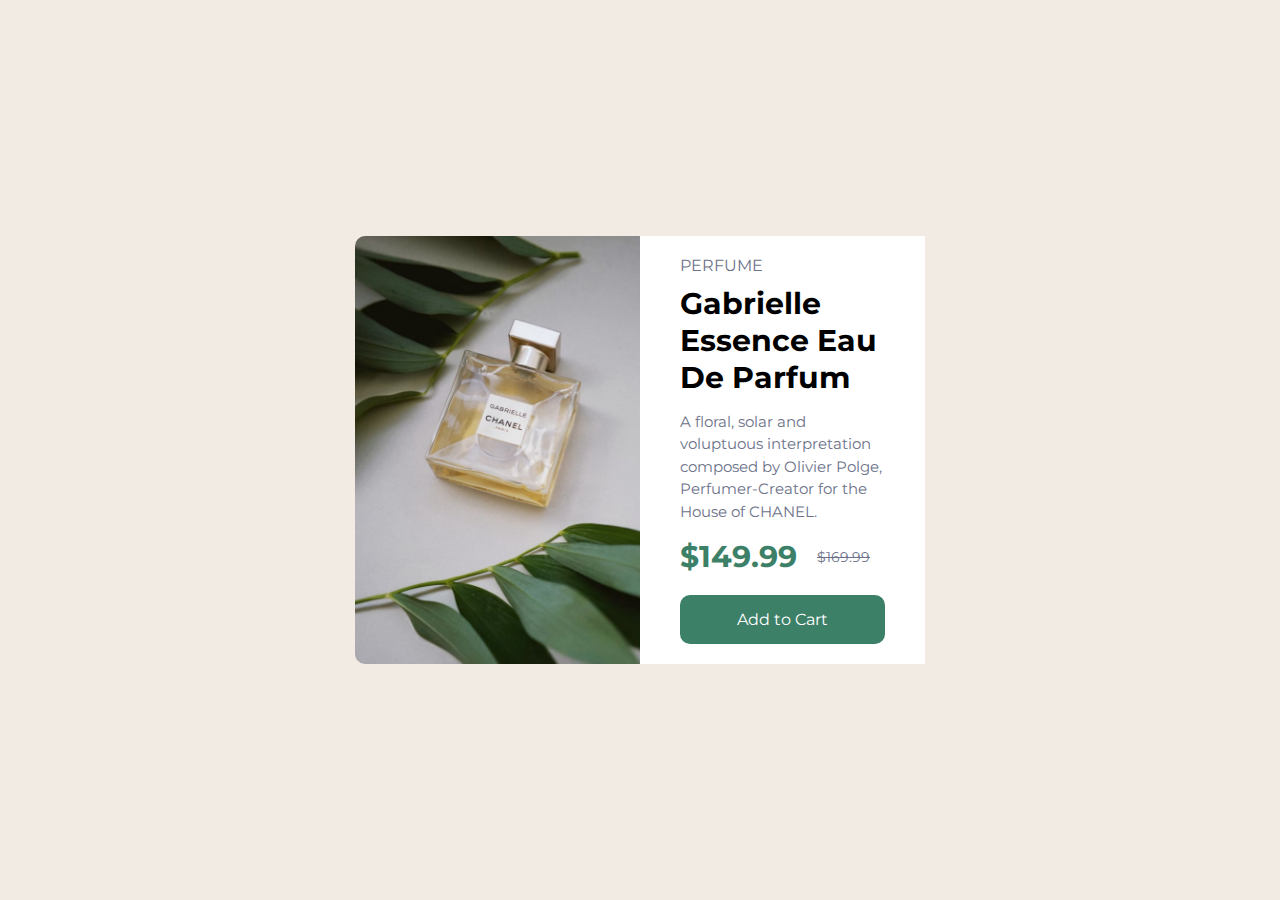
<file: product-preview-card-component-main/index.html>
<!DOCTYPE html>
<html lang="en">
<head>
  <meta charset="UTF-8">
  <meta name="viewport" content="width=device-width, initial-scale=1.0"> <!-- displays site properly based on user's device -->

  <link rel="icon" type="image/png" sizes="32x32" href="./images/favicon-32x32.png">
  
  <title>Frontend Mentor | Product preview card component</title>
  <link rel="preconnect" href="https://fonts.googleapis.com">
  <link rel="preconnect" href="https://fonts.gstatic.com" crossorigin>
  <link href="https://fonts.googleapis.com/css2?family=Fraunces:ital,opsz,wght@0,9..144,100..900;1,9..144,100..900&family=Montserrat:ital,wght@0,100..900;1,100..900&display=swap" rel="stylesheet">
  <link rel="stylesheet" href="style.css">
</head>
<body>

  <div class="container">
    <div class="container-grid">
      <div class="content">
        <p class="item">Perfume</p>
        <h1 class="name-item">Gabrielle Essence Eau De Parfum</h1>
        <p class="description">A floral, solar and voluptuous interpretation composed by Olivier Polge, Perfumer-Creator for the House of CHANEL.</p>

        <div class="prices">
          <p class="price">$149.99</p>
          <p class="price-discount">$169.99</p>
        </div>

        <a href="#" class="btn">Add to Cart</a>
      </div>
    </div>
  </div>
</body>
</html>
</file>
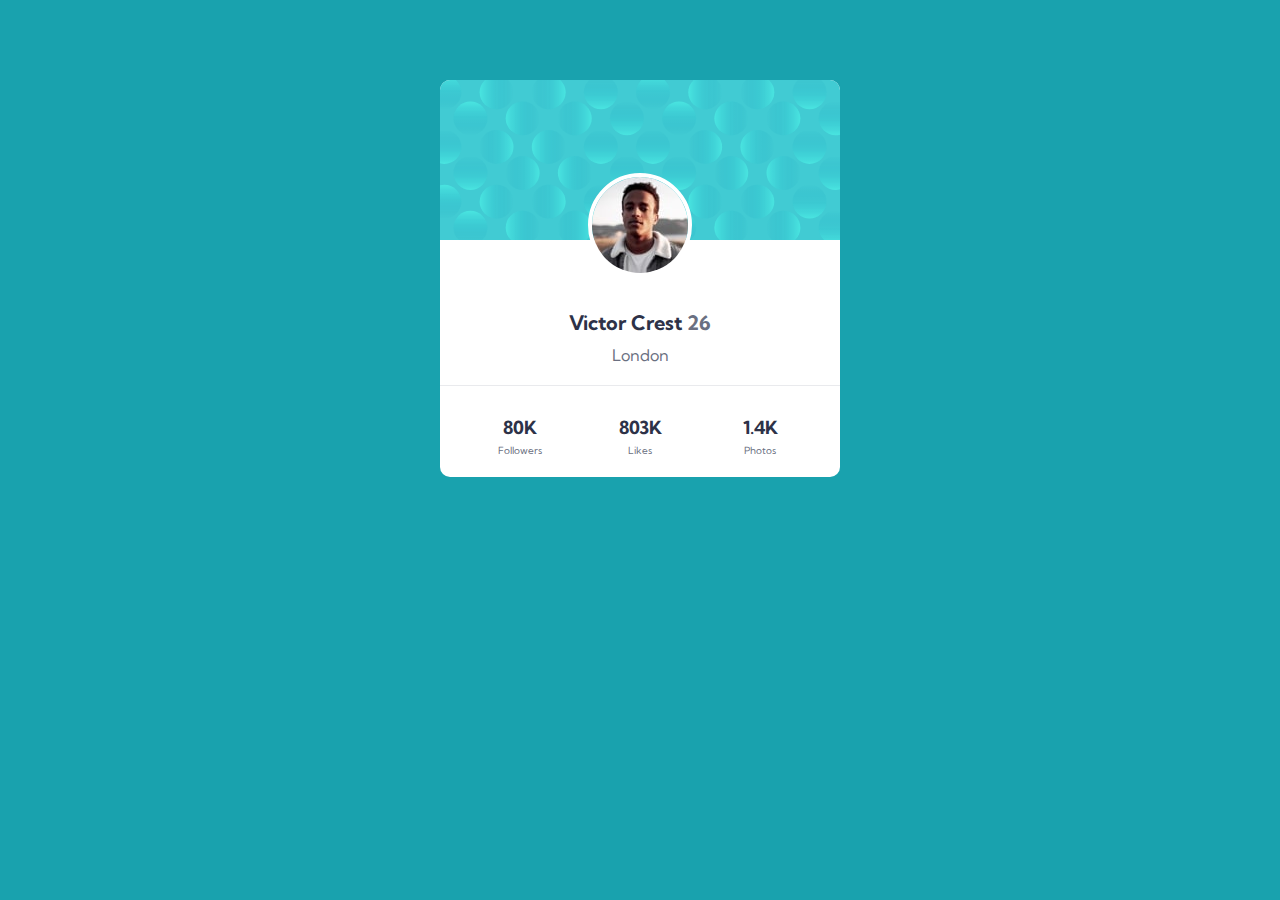
<file: profile-card-component-main/index.html>
<!DOCTYPE html>
<html lang="en">
<head>
  <meta charset="UTF-8">
  <meta name="viewport" content="width=device-width, initial-scale=1.0"> <!-- displays site properly based on user's device -->

  <link rel="icon" type="image/png" sizes="32x32" href="./images/favicon-32x32.png">
  
  <title>Frontend Mentor | Profile card component</title>
  <link rel="preconnect" href="https://fonts.googleapis.com">
  <link rel="preconnect" href="https://fonts.gstatic.com" crossorigin>
  <link href="https://fonts.googleapis.com/css2?family=Kumbh+Sans:wght,YOPQ@100..900,300&display=swap" rel="stylesheet">
  <link rel="stylesheet" href="style.css">
</head>
<body>

  <div class="container">
    <div class="container-img">
      <img src="images/bg-pattern-card.svg" alt="background image">
    </div>

    <div class="container-content">
      <img src="images/image-victor.jpg" class="profile-img" alt="victor image">
    <h2 class="name">Victor Crest <span class="age">26</span></h2>
    <p class="city">London</p>

    <div class="stadistics-grid">
      <div class="stadistic">
        <p class="number">80K</p>
        <p class="description">Followers</p>
      </div>

      <div class="stadistic">
        <p class="number">803K</p>
        <p class="description">Likes</p>
      </div>

      <div class="stadistic">
        <p class="number">1.4K</p>
        <p class="description">Photos</p>
      </div>
    </div>

    
    </div>
  </div>
</body>
</html>
</file>
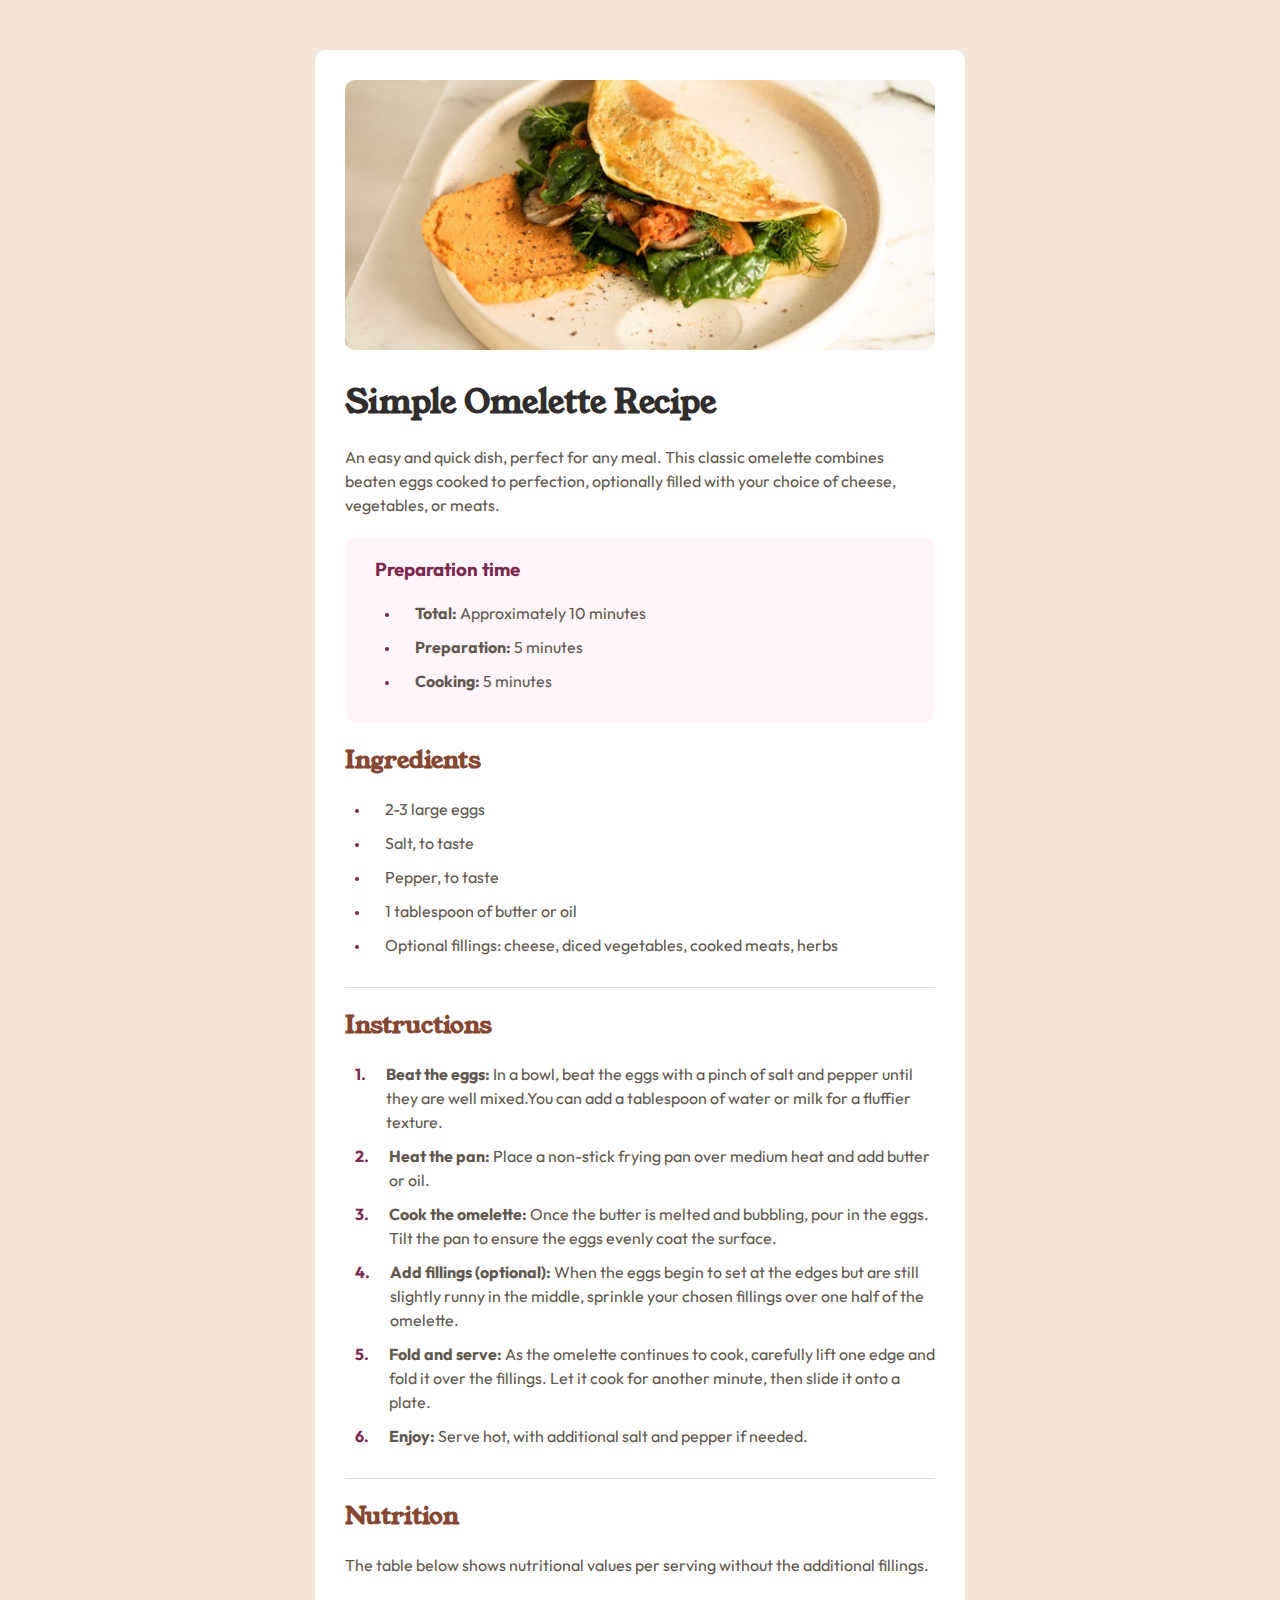
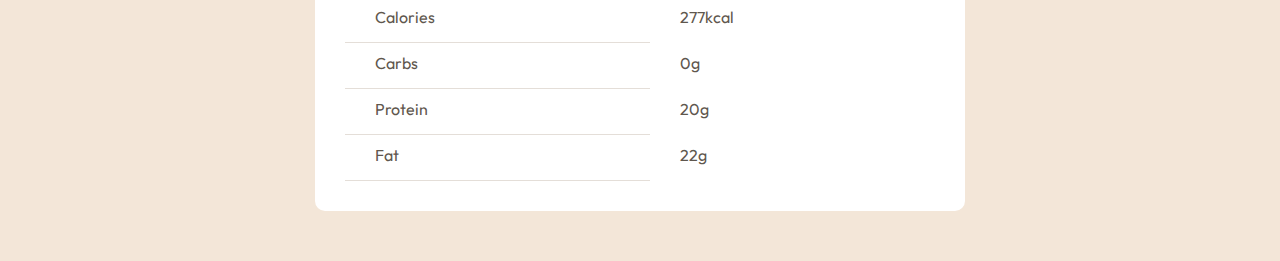
<file: recipe-page-main/index.html>
<!DOCTYPE html>
<html lang="en">

<head>
  <meta charset="UTF-8">
  <meta name="viewport" content="width=device-width, initial-scale=1.0">
  <!-- displays site properly based on user's device -->

  <link rel="icon" type="image/png" sizes="32x32" href="./assets/images/favicon-32x32.png">
  <link rel="stylesheet" href="style.css">
  <link rel="preconnect" href="https://fonts.googleapis.com">
  <link rel="preconnect" href="https://fonts.gstatic.com" crossorigin>
  <link href="https://fonts.googleapis.com/css2?family=Outfit:wght@100..900&family=Young+Serif&display=swap" rel="stylesheet">

  <title>Frontend Mentor | Recipe page</title>

</head>

<body>

  <main class="recipe">

      <img class="recipe__image" src="assets/images/image-omelette.jpeg" alt="image omelette">

    <div class="recipe__content">
      <h1 class="recipe__title">Simple Omelette Recipe</h1>
      <p class="recipe__description">An easy and quick dish, perfect for any meal. This classic omelette combines beaten eggs
        cooked
        to perfection, optionally filled with your choice of cheese, vegetables, or meats.</p>

      <section class="recipe__preparation">
        <h3 class="recipe__preparation-title">Preparation time</h3>
          <ul class="recipe__times-preparation">
            <li><span>Total:</span> Approximately 10 minutes</li>
            <li><span>Preparation:</span> 5 minutes</li>
            <li><span>Cooking:</span> 5 minutes</li>
          </ul>
      </section>

      <section class="recipe__ingredients">
        <h2 class="recipe__ingredients-title">Ingredients</h2>
        <ul class="recipe__list-ingredients">
          <li>2-3 large eggs</li>
          <li>Salt, to taste</li>
          <li>Pepper, to taste</li>
          <li>1 tablespoon of butter or oil</li>
          <li>Optional fillings: cheese, diced vegetables, cooked meats, herbs</li>
        </ul>
      </section>

      <section class="recipe__instructions">
        <h2>Instructions</h2>
        <ol class="instructions">
          <li>
            <div class="instruction">
              <span>Beat the eggs:</span>  In a bowl, beat the eggs with a pinch of salt and pepper until they are well mixed.You can add a tablespoon of water or milk for a fluffier texture.
            </div>
          </li>

          <li>
            <div class="instruction">
              <span>Heat the pan:</span>  Place a non-stick frying pan over medium heat and add butter or oil.
            </div>
          </li>

          <li>
            <div class="instruction">
              <span>Cook the omelette:</span> Once the butter is melted and bubbling, pour in the eggs. Tilt the pan to ensure the eggs evenly coat the surface.
            </div>
          </li>

          <li>
            <div class="instruction">
              <span>Add fillings (optional):</span> When the eggs begin to set at the edges but are still slightly runny in the middle, sprinkle your chosen fillings over one half of the omelette.
            </div>
          </li>

          <li>
            <div class="instruction">
              <span>Fold and serve:</span> As the omelette continues to cook, carefully lift one edge and fold it over the fillings. Let it cook for another minute, then slide it onto a plate.
            </div>
          </li>

          <li>
            <div class="instruction">
              <span>Enjoy:</span> Serve hot, with additional salt and pepper if needed.
            </div>
          </li>
        </ol>
      </section>

      <section class="recipe__nutrition">
        <h2>Nutrition</h2>
        <p class="recipe__nutrition-description">The table below shows nutritional values per serving without the additional fillings.</p>

        <table class="table-values">
          <tr>
            <td>Calories</td>
            <td class="table-values__value">277kcal</td>
          </tr>

          <tr>
            <td>Carbs</td>
            <td class="table-values__value">0g</td>
          </tr>

          <tr>
            <td>Protein</td>
            <td class="table-values__value">20g</td>
          </tr>

          <tr>
            <td>Fat</td>
            <td class="table-values__value">22g</td>
          </tr>

        </table>
      </section>
    </div>
  </main>
</body>

</html>
</file>
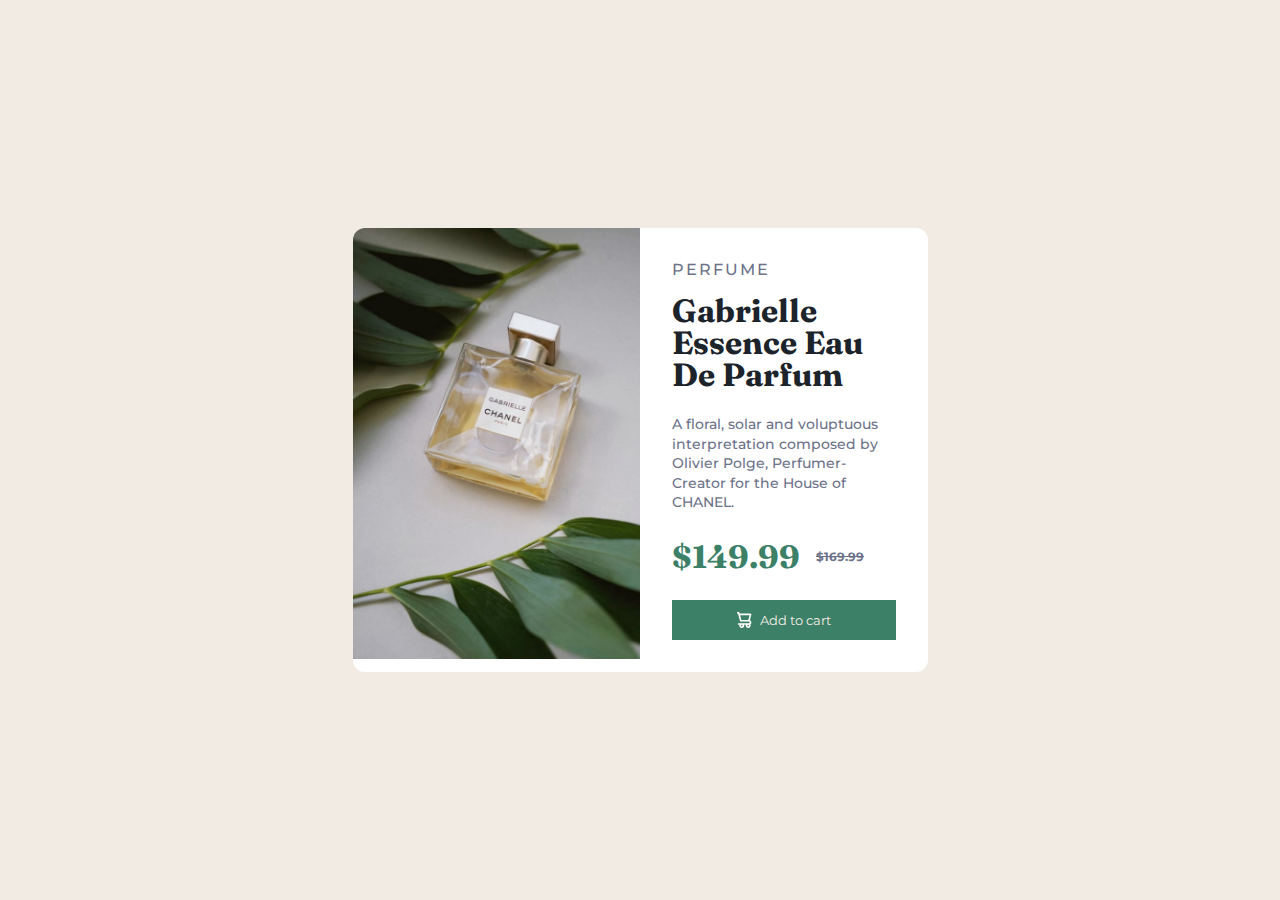
<file: product-preview-card-component-main/edsHTML/index.html>
<!DOCTYPE html>
<html lang="en">
<head>
    <meta charset="UTF-8">
    <meta name="viewport" content="width=device-width, initial-scale=1.0">
    <title>Document</title>
    <link rel="preconnect" href="https://fonts.googleapis.com">
    <link rel="preconnect" href="https://fonts.gstatic.com" crossorigin>
    <link href="https://fonts.googleapis.com/css2?family=Fraunces:ital,opsz,wght@0,9..144,100..900;1,9..144,100..900&family=Montserrat:ital,wght@0,100..900;1,100..900&display=swap" rel="stylesheet">
    <link rel="stylesheet" href="style.css">
</head>
<body>
    <div class="product-card">
        <div class="left">
            <picture>
                <source srcset="../images/image-product-mobile.jpg" media="(max-width: 540px)">
                <img src="../images/image-product-desktop.jpg" alt="Product"> 
            </picture>
        </div>

        <div class="right">
            <p class="perfume">PERFUME</p>
            <h1>Gabrielle Essence Eau De Parfum</h1>
            <p class="description">
                A floral, solar and voluptuous interpretation composed by Olivier Polge, Perfumer-Creator for the House of CHANEL.
            </p>

            <div class="pricing">
                <p class="new-price">$149.99</p>
                <p class="old-price">$169.99</p>
            </div>

            <button class="card-btn">
                <img src="../images/icon-cart.svg" alt="Card icon">
                Add to cart
            </button>
        </div>
    </div>
</body>
</html>
</file>
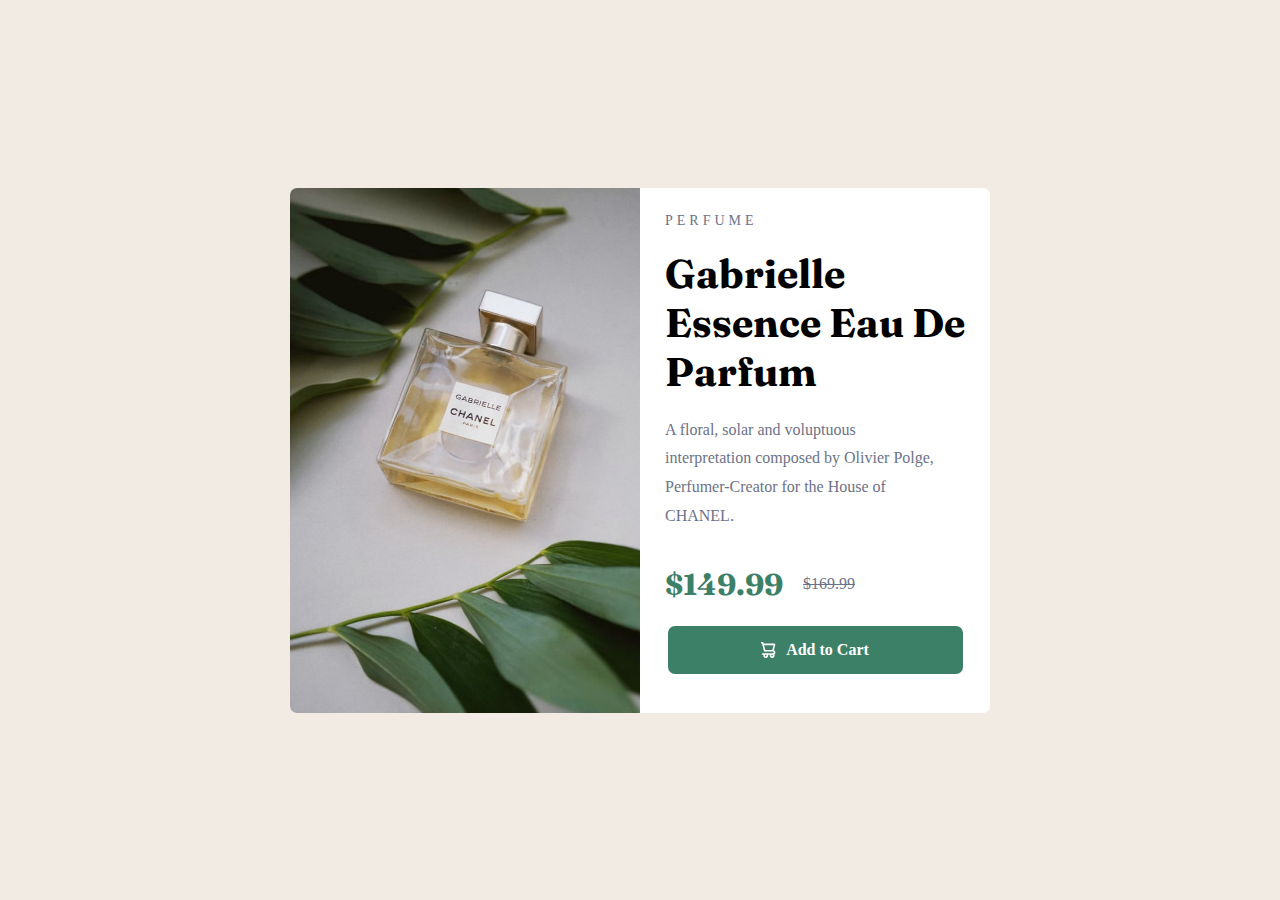
<file: product-preview-card-component-main/Salimi/index.html>
<!DOCTYPE html>
<html lang="en">
<head>
    <meta charset="UTF-8">
    <meta name="viewport" content="width=device-width, initial-scale=1.0">
    <title>Document</title>
    <link rel="preconnect" href="https://fonts.googleapis.com">
    <link rel="preconnect" href="https://fonts.gstatic.com" crossorigin>
    <link href="https://fonts.googleapis.com/css2?family=Fraunces:ital,opsz,wght@0,9..144,100..900;1,9..144,100..900&family=Montserrat:ital,wght@0,100..900;1,100..900&display=swap" rel="stylesheet">
    <link rel="stylesheet" href="style.css">
</head>
<body>
    <main class="container">
        <div class="wrapper">
            <section class="product-image">
                <img src="../images/image-product-desktop.jpg" class="desktop-img" alt="product image desktop">
                <img src="../images/image-product-mobile.jpg" class="mobile-img" alt="product image mobile">
            </section>

            <section class="product-description">
                <h4>PERFUME</h4>
                <h1>Gabrielle Essence Eau De Parfum</h1>
                <p>A floral, solar and voluptuous interpretation composed by Olivier Polge, Perfumer-Creator for the House of CHANEL.</p>
                <div class="pricing">
                    <h2>$149.99</h2>
                    <span>$169.99</span>
                </div>

                <a href="#" class="btn">
                    <img src="../images/icon-cart.svg" alt="icon cart">
                    Add to Cart
                </a>
            </section>
        </div>
    </main>
</body>
</html>
</file>
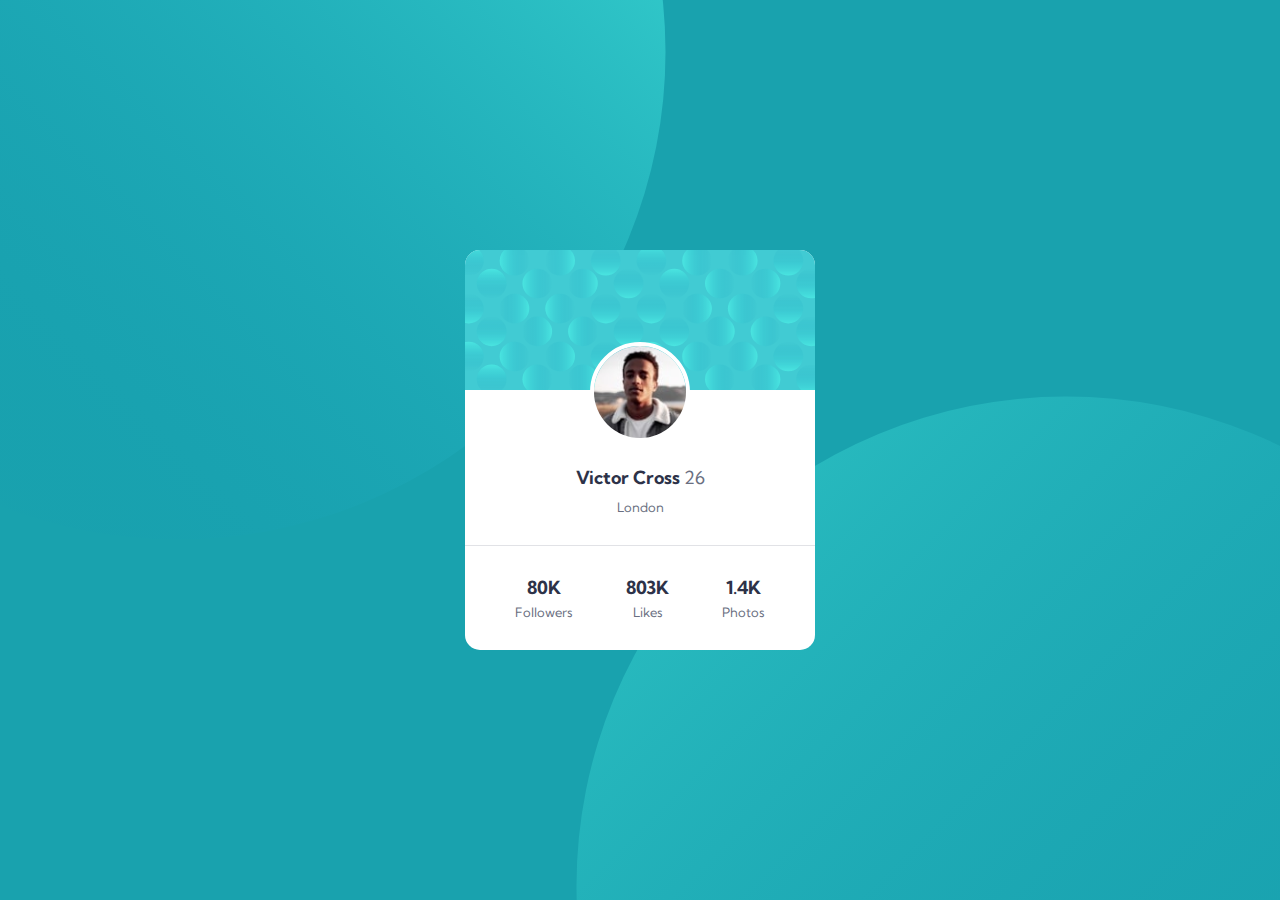
<file: profile-card-component-main/Mr. Code/index.html>
<!DOCTYPE html>
<html lang="en">
<head>
    <meta charset="UTF-8">
    <meta name="viewport" content="width=device-width, initial-scale=1.0">
    <title>Frontend Mentor | Profile card component</title>
    <link rel="preconnect" href="https://fonts.googleapis.com">
    <link rel="preconnect" href="https://fonts.gstatic.com" crossorigin>
    <link href="https://fonts.googleapis.com/css2?family=Kumbh+Sans:wght,YOPQ@100..900,300&display=swap" rel="stylesheet">    
    <link rel="stylesheet" href="styles.css">
</head>
<body>
    <div class="container">
        <div class="wrapper">
            <img src="../images/bg-pattern-card.svg" alt="image top">

            <div class="content">
                <img src="../images/image-victor.jpg" alt="image victor">
                <h2>Victor Cross <span>26</span></h2>
                <p>London</p>

                <div class="footer">
                    <div>
                        <p class="number">80K</p>
                        <p>Followers</p>
                    </div>

                    <div>
                        <p class="number">803K</p>
                        <p>Likes</p>
                    </div>

                    <div>
                        <p class="number">1.4K</p>
                        <p>Photos</p>
                    </div>
                </div>
            </div>
        </div>
    </div>
</body>
</html>
</file>
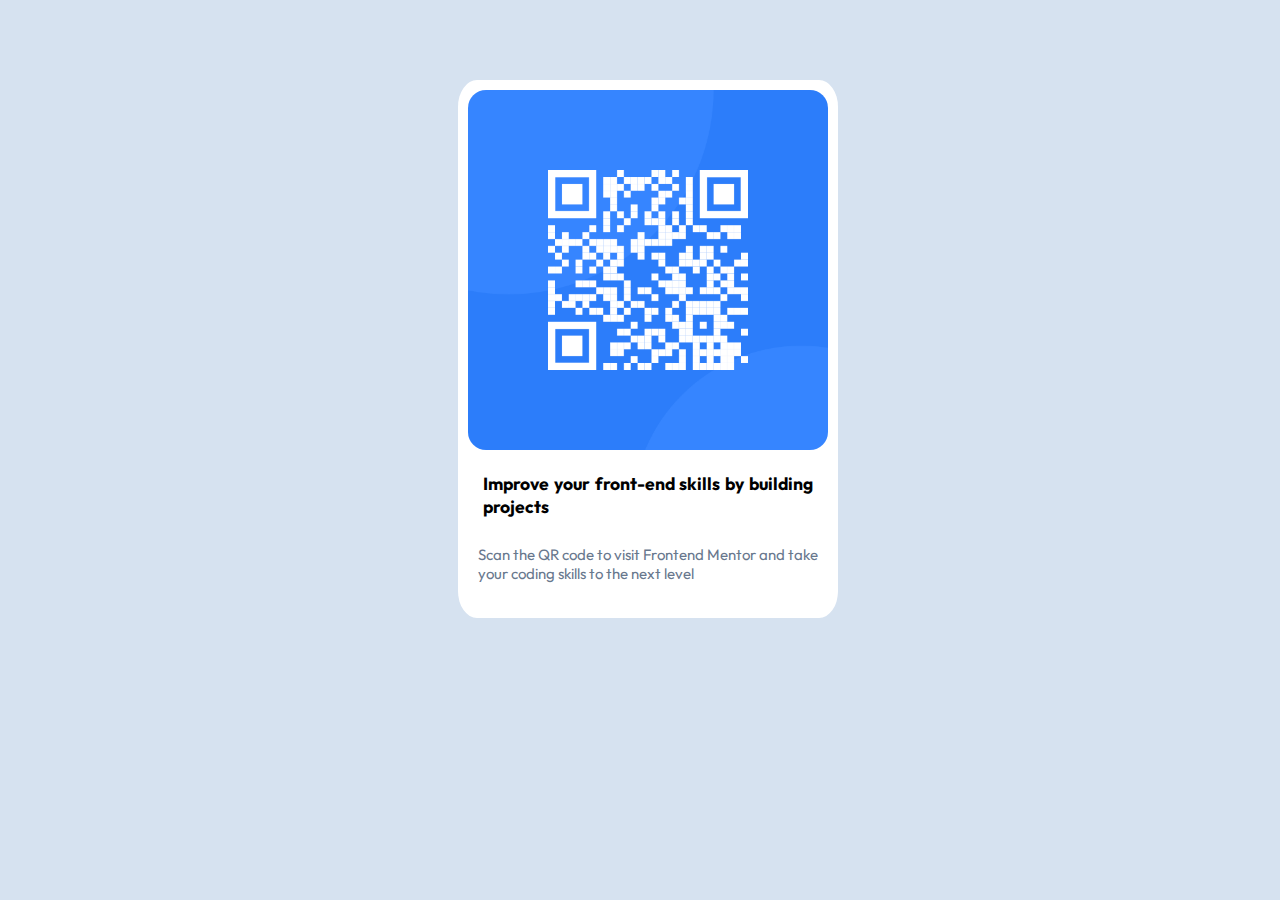
<file: qr-code-component-main/qr-code-component-main/index.html>
<!DOCTYPE html>
<html lang="en">
<head>
  <meta charset="UTF-8">
  <meta name="viewport" content="width=device-width, initial-scale=1.0"> <!-- displays site properly based on user's device -->

  <link rel="icon" type="image/png" sizes="32x32" href="./images/favicon-32x32.png">
  
  <title>Frontend Mentor | QR code component</title>
  <link rel="stylesheet" href="style.css">
</head>
<body>

  <div class="container-qr">
    <img src="images/image-qr-code.png" alt="Imagen Qr">
    <h3>Improve your front-end skills by building projects</h3>
    <p>Scan the QR code to visit Frontend Mentor and take your coding skills to the next level</p>
  </div>
</body>
</html>
</file>
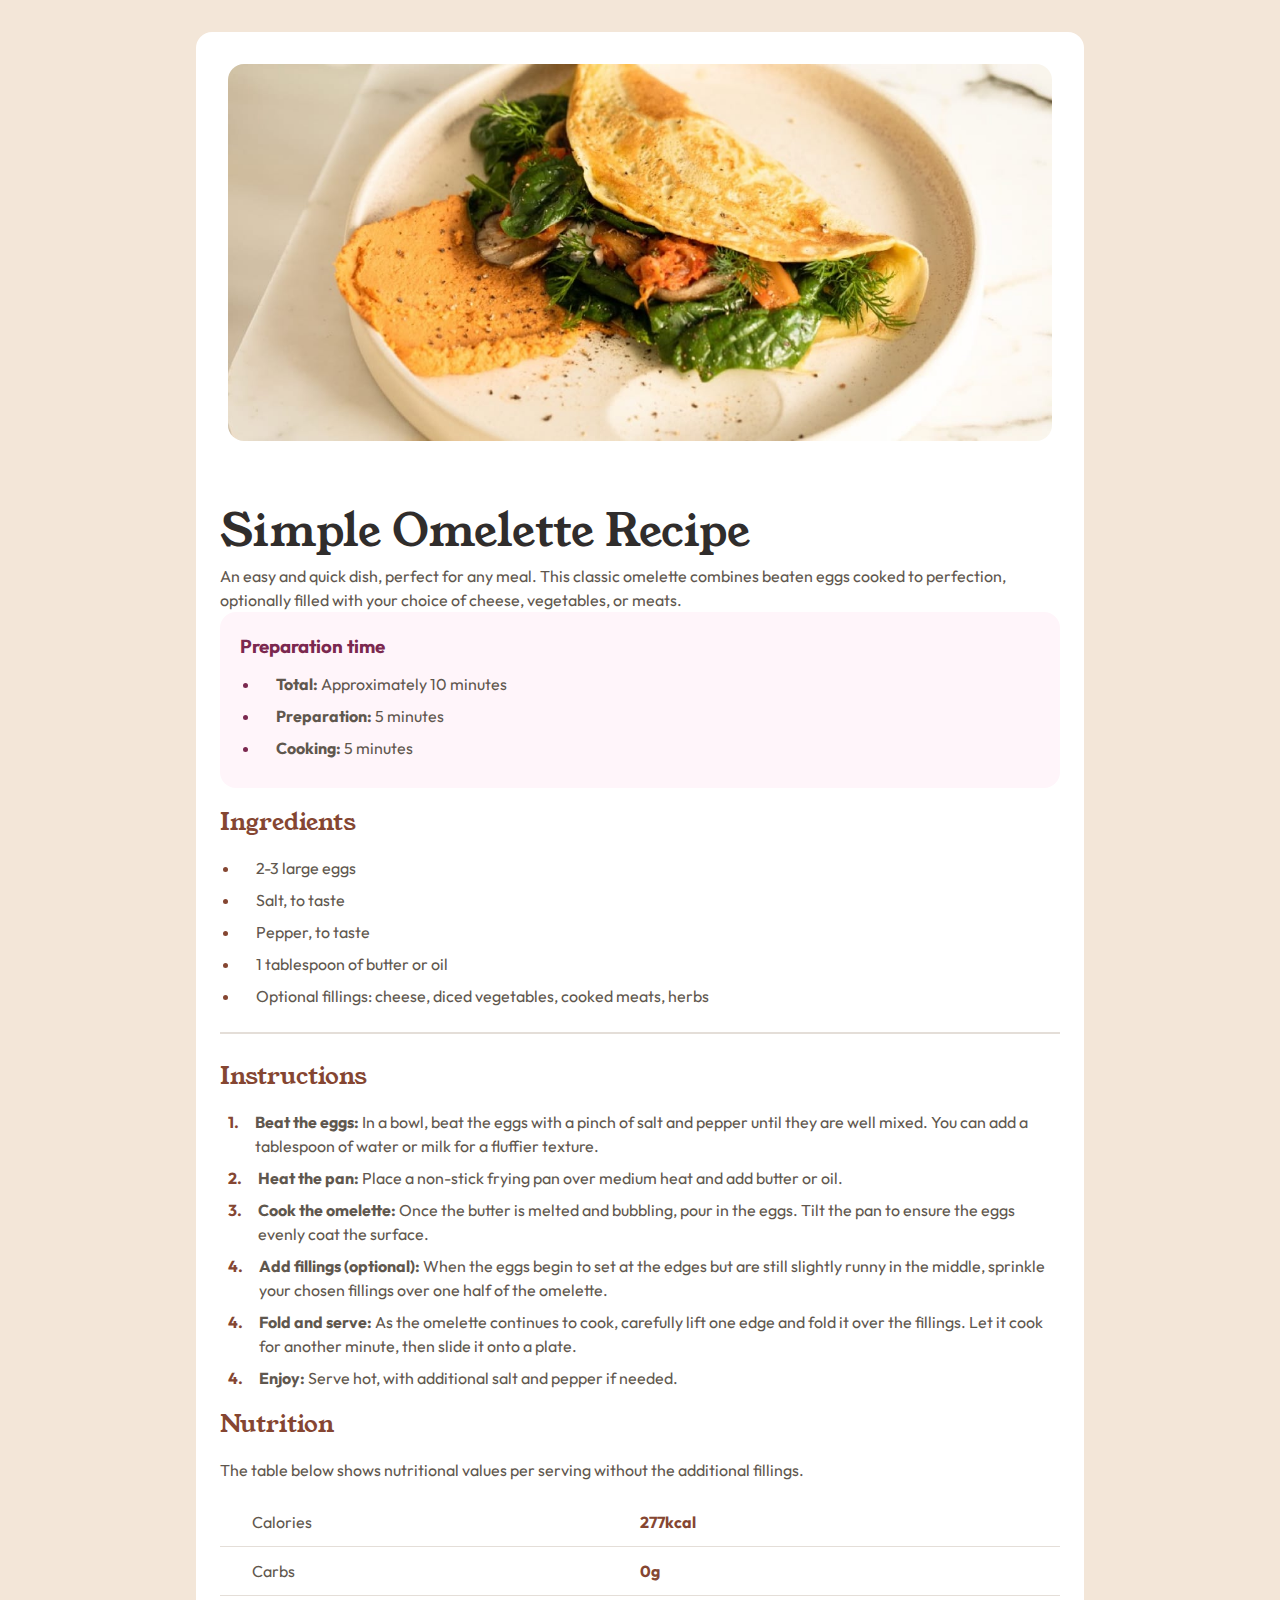
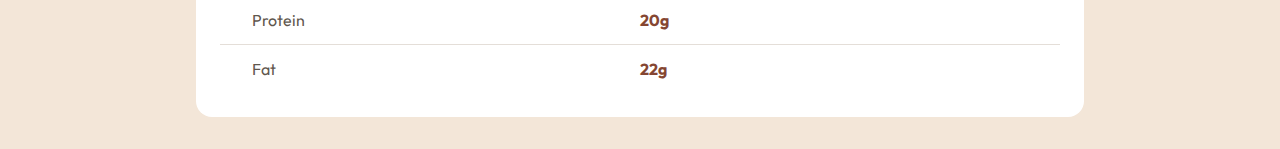
<file: recipe-page-main/edsHtml/index.html>
<!DOCTYPE html>
<html lang="en">
<head>
  <meta charset="UTF-8">
  <meta name="viewport" content="width=device-width, initial-scale=1.0"> <!-- displays site properly based on user's device -->

  <link rel="preconnect" href="https://fonts.googleapis.com">
  <link rel="preconnect" href="https://fonts.gstatic.com" crossorigin>
  <link href="https://fonts.googleapis.com/css2?family=Outfit:wght@100..900&family=Young+Serif&display=swap" rel="stylesheet">
  <link rel="stylesheet" href="style.css">
  
  <title>Frontend Mentor | Recipe page</title>
</head>
<body>

  <div class="container">
    <div class="recipe-img">
      <img src="../assets/images/image-omelette.jpeg" alt="image omelette">
    </div>

    <div class="recipe-information">
      <h1>Simple Omelette Recipe</h1>
      <p class="description">
        An easy and quick dish, perfect for any meal. This classic omelette combines beaten eggs cooked 
        to perfection, optionally filled with your choice of cheese, vegetables, or meats.
      </p>

      <div class="recipe-prep-time">
        <h3>Preparation time</h3>
        <ul>
          <li><span>Total:</span> Approximately 10 minutes</li>
          <li><span>Preparation:</span> 5 minutes</li>
          <li><span>Cooking:</span> 5 minutes</li>
        </ul>
      </div>

      <div class="recipe-step">
        <h2>Ingredients</h2>
        <ul class="ingredients">
          <li><span>2-3 large eggs</span></li>
          <li><span>Salt, to taste</span></li>
          <li><span>Pepper, to taste</span></li>
          <li><span>1 tablespoon of butter or oil</span></li>
          <li><span>Optional fillings: cheese, diced vegetables, cooked meats, herbs</span></li>
        </ul>
      </div>
      
      <hr>

      <div class="recipe-step">
        <h2>Instructions</h2>

        <div class="instructions">
          <div class="item">
            <div class="num">1.</div>
            <p><span>Beat the eggs:</span> In a bowl, beat the eggs with a pinch of salt and pepper until they are well mixed. You can add a tablespoon of water or milk for a fluffier texture.</p>
          </div>

          <div class="item">
            <div class="num">2.</div>
            <p><span>Heat the pan:</span> Place a non-stick frying pan over medium heat and add butter or oil.</p>
          </div>

          <div class="item">
            <div class="num">3.</div>
            <p><span>Cook the omelette:</span> Once the butter is melted and bubbling, pour in the eggs. Tilt the pan to ensure the eggs evenly coat the surface.</p>
          </div>

          <div class="item">
            <div class="num">4.</div>
            <p><span>Add fillings (optional):</span> When the eggs begin to set at the edges but are still slightly runny in the middle, sprinkle your chosen fillings over one half of the omelette.</p>
          </div>

          <div class="item">
            <div class="num">4.</div>
            <p><span>Fold and serve:</span> As the omelette continues to cook, carefully lift one edge and fold it over the fillings. Let it cook for another minute, then slide it onto a plate.</p>
          </div>

          <div class="item">
            <div class="num">4.</div>
            <p><span>Enjoy:</span> Serve hot, with additional salt and pepper if needed.</p>
          </div>
        </div>
      </div>

      <div class="nutrition-step">
        <h2>Nutrition</h2>
        <p class="values">The table below shows nutritional values per serving without the additional fillings.</p>

        <div class="nutrition-table">
          <div class="item">
            <p>Calories</p>
            <p class="amount">277kcal</p>
          </div>

          <div class="item">
            <p>Carbs</p>
            <p class="amount">0g</p>
          </div>

          <div class="item">
            <p>Protein</p>
            <p class="amount">20g</p>
          </div>

          <div class="item">
            <p>Fat</p>
            <p class="amount">22g</p>
          </div>
        </div>
      </div>

    </div>
  </div>
</body>
</html>
</file>
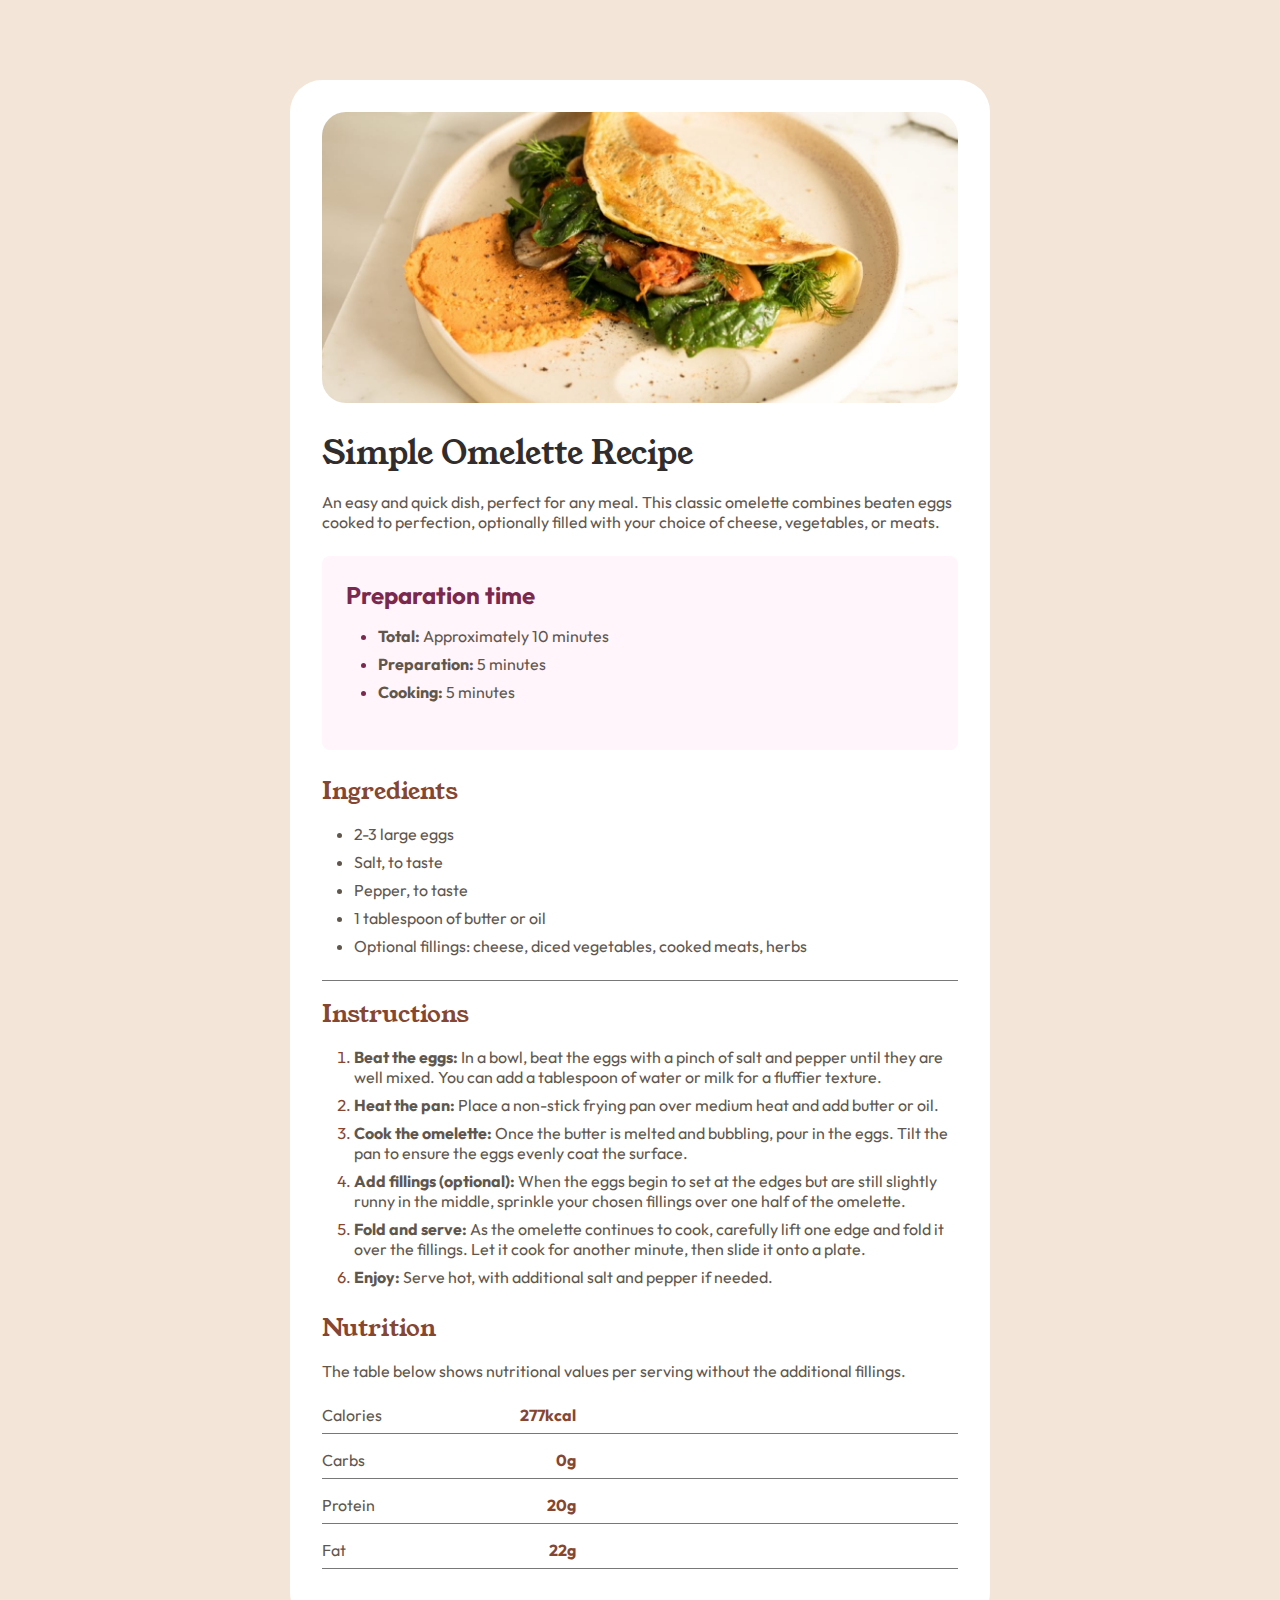
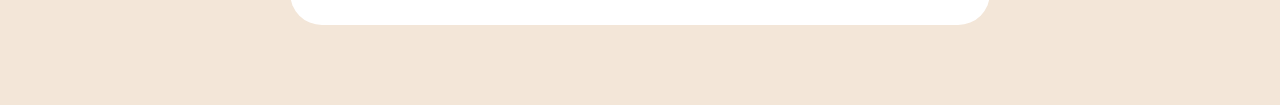
<file: recipe-page-main/JuliaCodes/index.html>
<!DOCTYPE html>
<html lang="en">
<head>
  <meta charset="UTF-8">
  <meta name="viewport" content="width=device-width, initial-scale=1.0"> <!-- displays site properly based on user's device -->

  
  <title>Frontend Mentor | Recipe page</title>
  <link rel="preconnect" href="https://fonts.googleapis.com">
  <link rel="preconnect" href="https://fonts.gstatic.com" crossorigin>
  <link href="https://fonts.googleapis.com/css2?family=Outfit:wght@100..900&family=Young+Serif&display=swap" rel="stylesheet">
  <link rel="stylesheet" href="styles.css">
</head>
<body>

  <div class="container">
    <img src="../assets/images/image-omelette.jpeg" alt="image omelette" class="image">
    <h1 class="main-title">Simple Omelette Recipe</h1>
    <p class="main-title-description">An easy and quick dish, perfect for any meal. This classic omelette combines beaten eggs cooked to perfection, optionally filled with your choice of cheese, vegetables, or meats.</p>

    <div class="preparation-container">
      <h2 class="preparation-title">Preparation time</h2>
      
      <ul class="preparation-list">
        <li class="p-list-item"><strong>Total:</strong> Approximately 10 minutes</li>
        <li class="p-list-item"><strong>Preparation:</strong> 5 minutes</li>
        <li class="p-list-item"><strong>Cooking:</strong> 5 minutes</li>
      </ul>

    </div>

    <h3 class="ingredient-title">Ingredients</h3>

    <ul class="ingredient-list">
      <li>2-3 large eggs</li>
      <li>Salt, to taste</li>
      <li>Pepper, to taste</li>
      <li>1 tablespoon of butter or oil</li>
      <li>Optional fillings: cheese, diced vegetables, cooked meats, herbs</li>
    </ul>

    <hr>

    <h4 class="instru-title">Instructions</h4>

    <ol class="instru-list">
      <li><strong>Beat the eggs:</strong> In a bowl, beat the eggs with a pinch of salt and pepper until they are well mixed. You can add a tablespoon of water or milk for a fluffier texture.</li>
      <li><strong>Heat the pan:</strong> Place a non-stick frying pan over medium heat and add butter or oil.</li>
      <li><strong>Cook the omelette:</strong> Once the butter is melted and bubbling, pour in the eggs. Tilt the pan to ensure the eggs evenly coat the surface.</li>
      <li><strong>Add fillings (optional):</strong> When the eggs begin to set at the edges but are still slightly runny in the middle, sprinkle your chosen fillings over one half of the omelette.</li>
      <li><strong>Fold and serve:</strong> As the omelette continues to cook, carefully lift one edge and fold it over the fillings. Let it cook for another minute, then slide it onto a plate.</li>
      <li><strong>Enjoy:</strong> Serve hot, with additional salt and pepper if needed.</li>
    </ol>

    <h5 class="nutri-title">Nutrition</h5>

    <p class="nutri-description">The table below shows nutritional values per serving without the additional fillings.</p>

    <ul class="nutri-list">
      <li>
        Calories
        <strong>277kcal</strong>
      </li>
      <hr>
      <li>
        Carbs
        <strong>0g</strong>
      </li>
      <hr>
      <li>
        Protein
        <strong>20g</strong>
      </li>
      <hr>
      <li>
        Fat
        <strong>22g</strong>
      </li>
      <hr>
    </ul>
  </div>
  
</body>
</html>
</file>
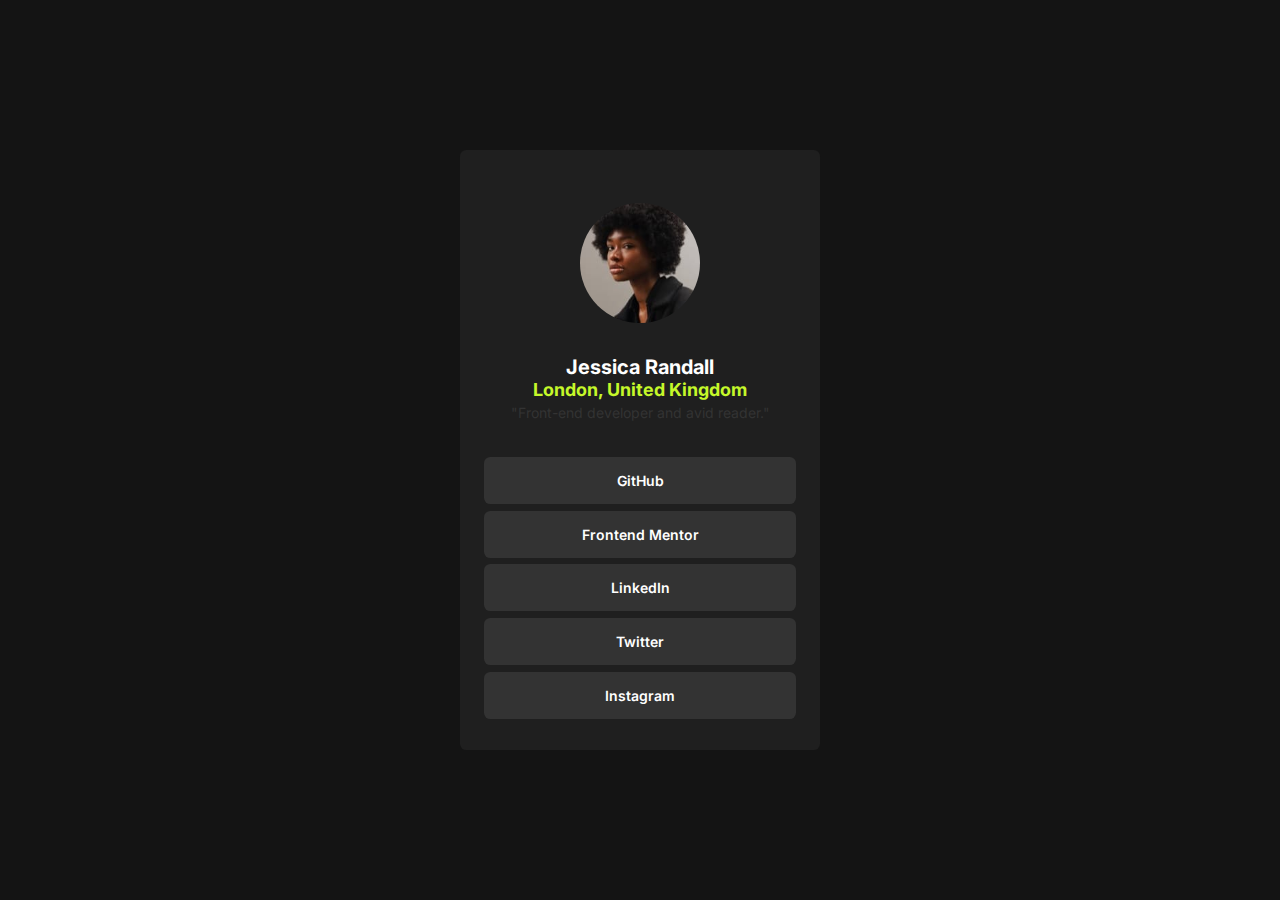
<file: social-links-profile-main/social-links-profile-main/index.html>
<!DOCTYPE html>
<html lang="en">
<head>
  <meta charset="UTF-8">
  <meta name="viewport" content="width=device-width, initial-scale=1.0"> <!-- displays site properly based on user's device -->
  <title>Frontend Mentor | Social links profile</title>
  <link rel="preconnect" href="https://fonts.googleapis.com">
  <link rel="preconnect" href="https://fonts.gstatic.com" crossorigin>
  <link href="https://fonts.googleapis.com/css2?family=Inter:ital,opsz,wght@0,14..32,100..900;1,14..32,100..900&display=swap" rel="stylesheet">
  <link rel="stylesheet" href="style.css">

</head>
<body>

  <div class="container-main">
    <header>
      <img src="./assets/images/avatar-jessica.jpeg" alt="avatar-jessica">
      <h1>Jessica Randall</h1>
      <h3>London, United Kingdom</h3>
      <p>"Front-end developer and avid reader."</p>
    </header>

    <div class="social-links">
      <a href="#">GitHub</a>
      <a href="#">Frontend Mentor</a>
      <a href="#">LinkedIn</a>
      <a href="#">Twitter</a>
      <a href="#">Instagram</a>
    </div>
  </div>
  
</body>
</html>
</file>
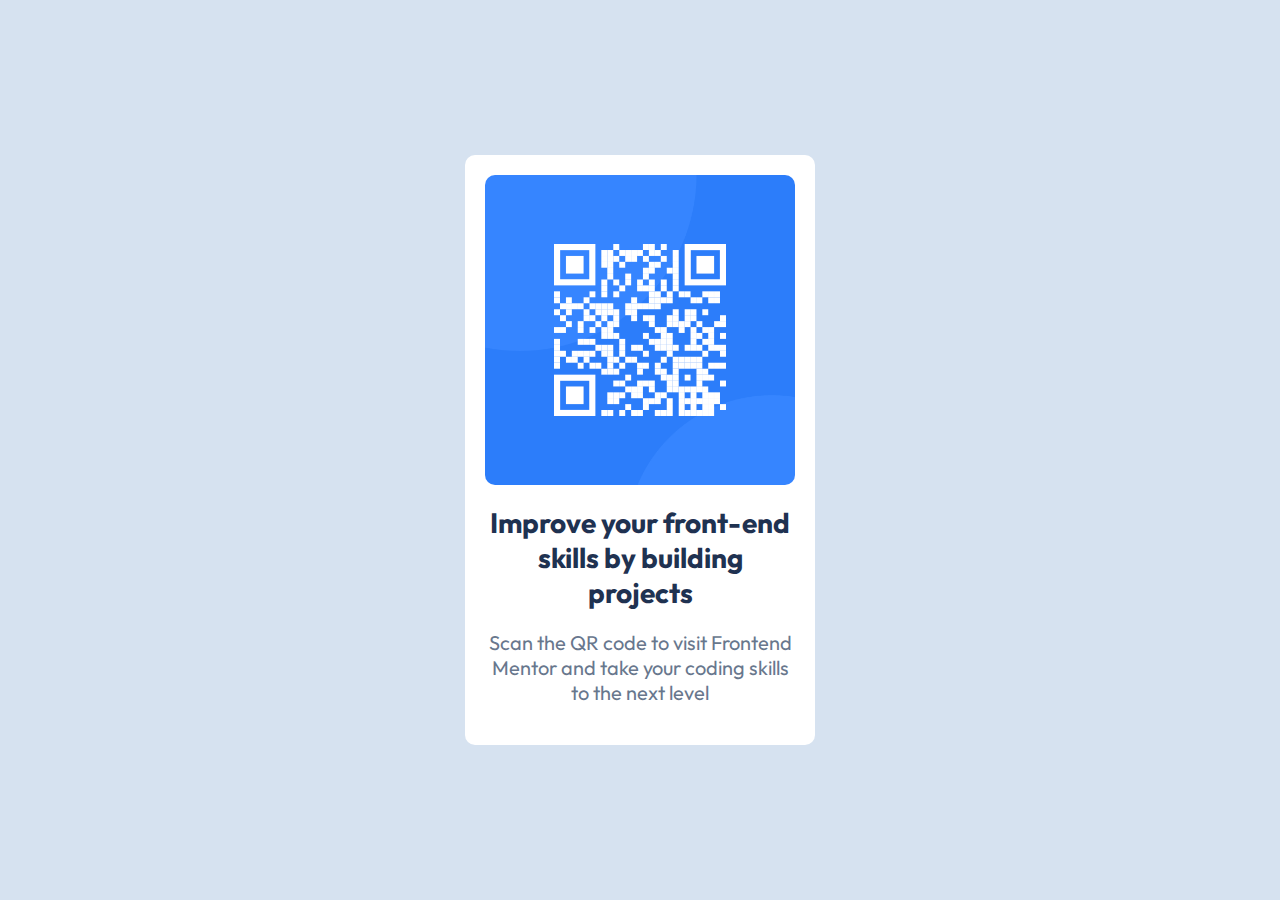
<file: qr-code-component-main/qr-code-component-main/propio/index.html>
<!DOCTYPE html>
<html lang="en">
<head>
    <meta charset="UTF-8">
    <meta name="viewport" content="width=device-width, initial-scale=1.0">
    <title>QR</title>
    <link rel="stylesheet" href="style.css">
</head>
<body>
    <div class="container">
        <div class="container-image">
            <img class="image-qr" src="../images/image-qr-code.png" alt="Imagen QR">
        </div>
        

        <div class="texts">
            <h1 class="title">Improve your front-end skills by building projects</h1>
            <p class="description">Scan the QR code to visit Frontend Mentor and take your coding skills to the next level</p>
        </div>
    </div>
</body>
</html>
</file>
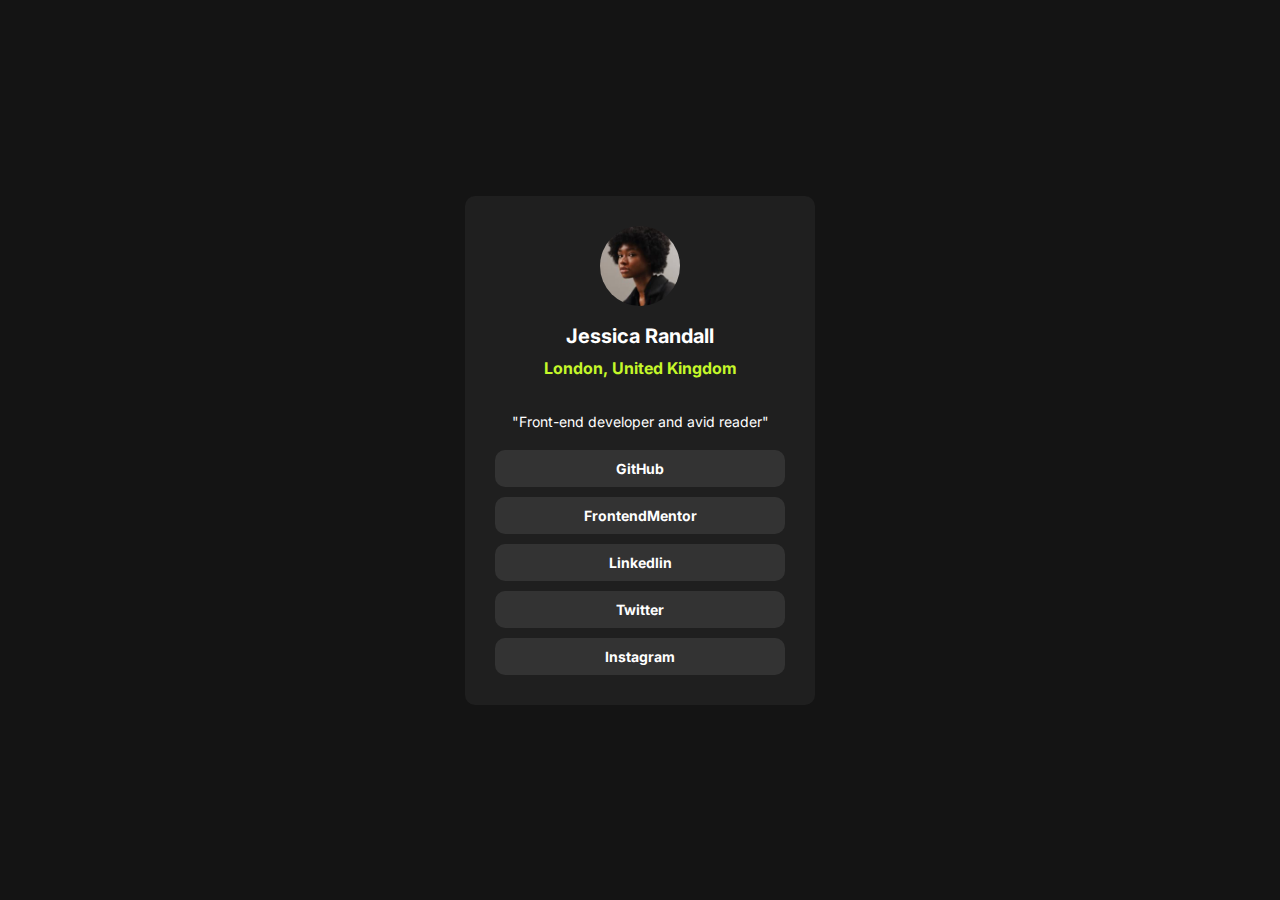
<file: social-links-profile-main/social-links-profile-main/propio/index.html>
<!DOCTYPE html>
<html lang="en">

<head>
    <meta charset="UTF-8">
    <meta name="viewport" content="width=device-width, initial-scale=1.0">
    <title>Profile links</title>
    <link rel="stylesheet" href="style.css">
</head>

<body>
    <div class="container">
        <header class="header">
            <img class="image" src="../assets/images/avatar-jessica.jpeg" alt="Imagen perfil jessica">
            <h1 class="name">Jessica Randall</h1>
            <h3 class="location">London, United Kingdom</h3>
            <p class="description">"Front-end developer and avid reader"</p>
        </header>

        <nav class="links">
            <a href="#" class="link">GitHub</a>
            <a href="#" class="link">FrontendMentor</a>
            <a href="#" class="link">Linkedlin</a>
            <a href="#" class="link">Twitter</a>
            <a href="#" class="link">Instagram</a>
        </nav>

    </div>
</body>

</html>
</file>
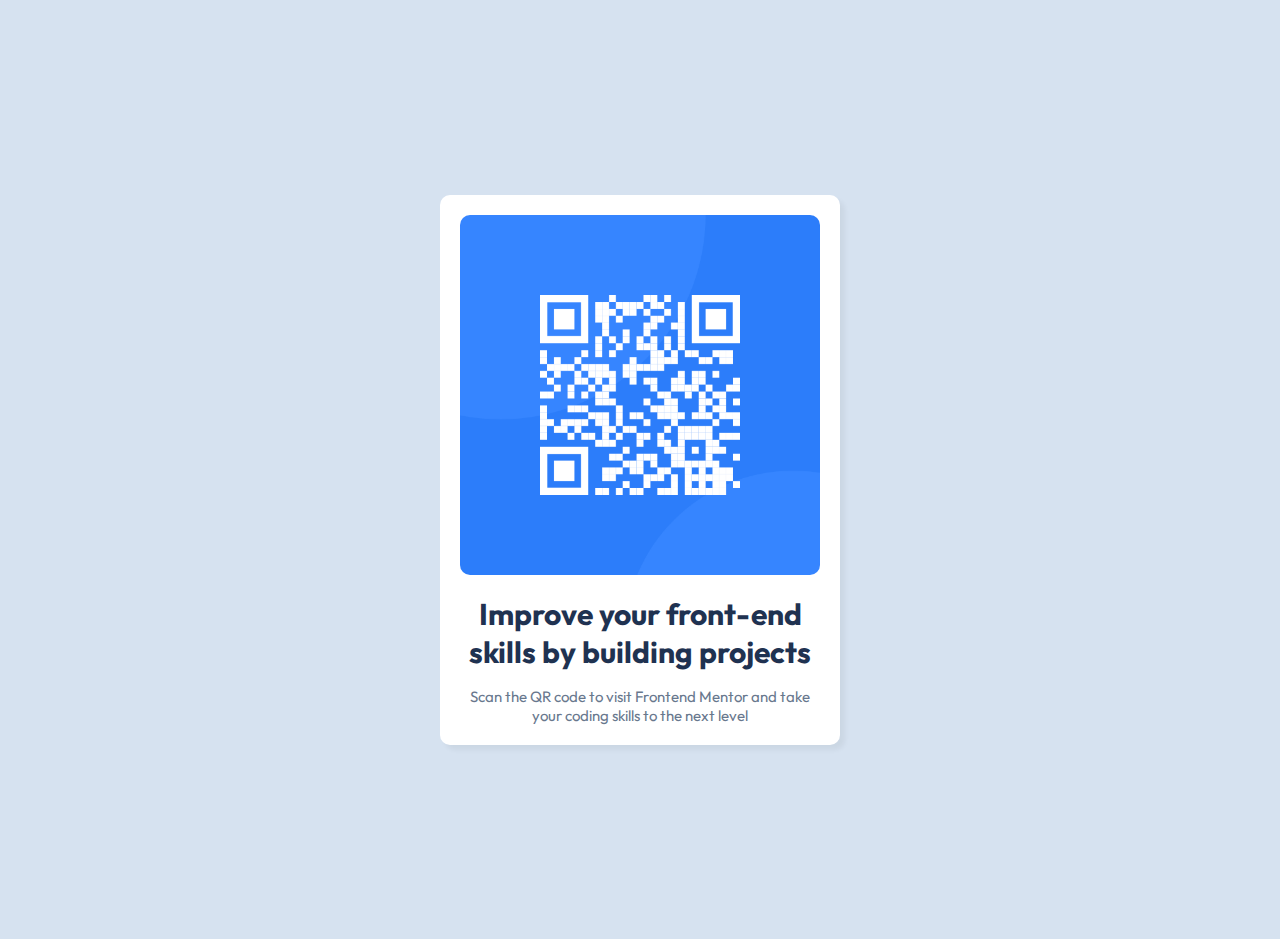
<file: qr-code-component-main/qr-code-component-main/design/other/index.html>
<!DOCTYPE html>
<html lang="en">
<head>
    <meta charset="UTF-8">
    <meta name="viewport" content="width=device-width, initial-scale=1.0">
    <title>QR</title>
    <link rel="stylesheet" href="style.css">
</head>
<body>
    <div class="container">
        <img src="../../images/image-qr-code.png" alt="Imagen QR">
        <h1>
            Improve your front-end skills by building projects
        </h1>
        <p>Scan the QR code to visit Frontend Mentor and take your coding skills to the next level</p>
    </div>
</body>
</html>
</file>
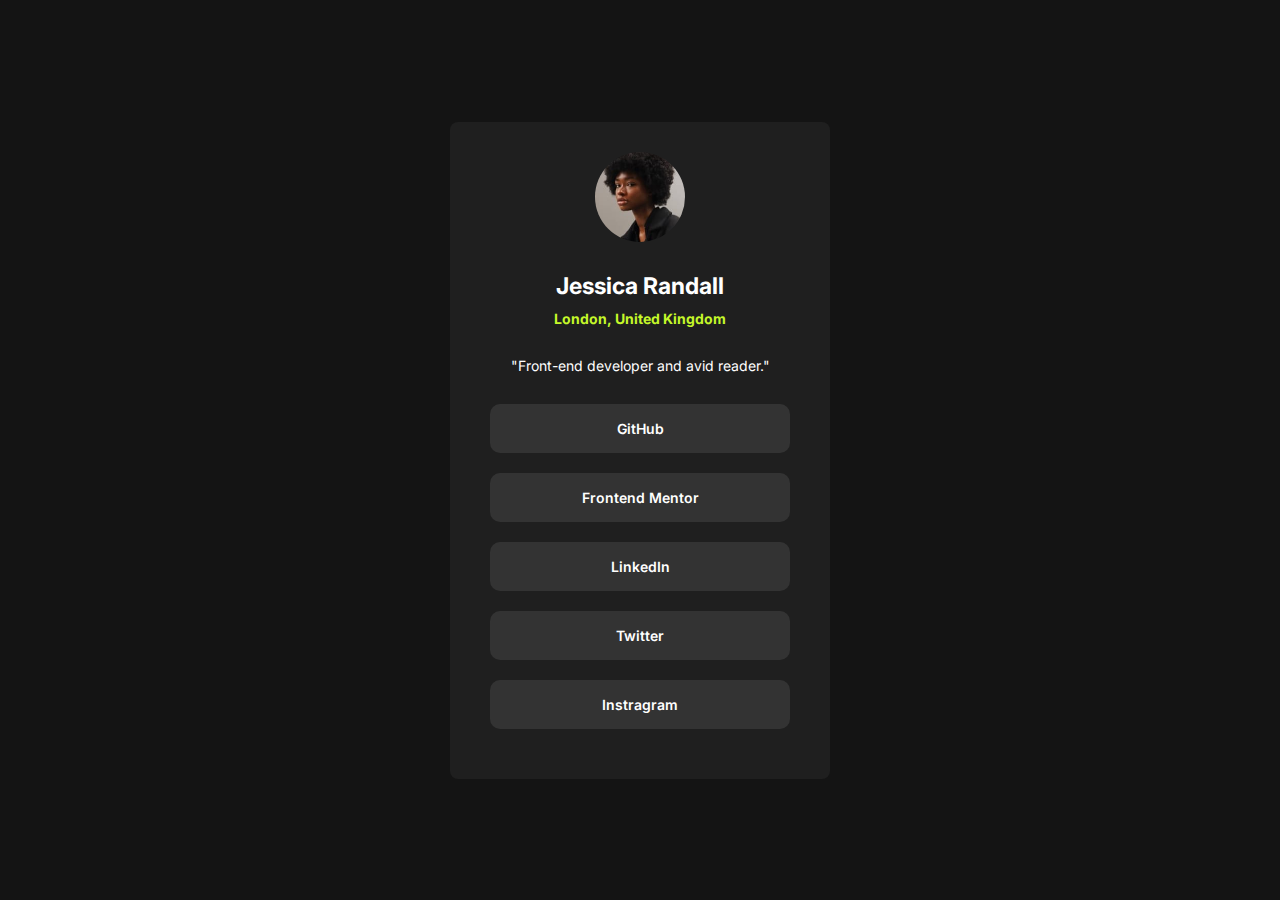
<file: social-links-profile-main/social-links-profile-main/social-link-2.html>
<!DOCTYPE html>
<html lang="en">
<head>
    <meta charset="UTF-8">
    <meta name="viewport" content="width=device-width, initial-scale=1.0">
    <title>Document</title>
    <link rel="stylesheet" href="css/style.css">
</head>
<body>
    <div class="container">
        <div class="profile">
            <div class="profile-header">
                <div class="profile-img">
                    <img src="./assets/images/avatar-jessica.jpeg" alt="avatar-jessica">
                </div>
                <div class="profile-title">
                    <h1>Jessica Randall</h1>
                    <h2>London, United Kingdom</h2>
                </div>
                <p>"Front-end developer and avid reader."</p>
            </div>

            <ul class="social-media">
                <li><a href="#">GitHub</a></li>
                <li><a href="#">Frontend Mentor</a></li>
                <li><a href="#">LinkedIn</a></li>
                <li><a href="#">Twitter</a></li>
                <li><a href="#">Instragram</a></li>
            </ul>
        </div>
    </div>
</body>
</html>
</file>
<file: product-preview-card-component-main/style.css>
*{
    margin: 0;
    padding: 0;
    box-sizing: border-box;
}
html{
    font-size: 62.5%;
}

:root{
    --green-500: hsl(158, 36%, 37%);
    --Green-700: hsl(158, 42%, 18%);
    --Black: hsl(212, 21%, 14%);
    --Grey: hsl(228, 12%, 48%);
    --Cream: hsl(30, 38%, 92%);
    --White: hsl(0, 0%, 100%);
    --font-monserrat: "Montserrat", sans-serif;
    --font-fraunces: "Fraunces", serif;
}

body{
    background-color: var(--Cream);
    font-size: 1.6rem;
    font-family: var(--font-monserrat);
    /* height: 100vh; */
    margin: 8rem 0;
    display: flex;
    align-items: center;
    justify-content: center;
}

@media (min-width:768px){
    body{
        height: 100vh;
        margin: 0;
    }
}

.container{  
    border-radius: 1rem;
    width: 90%;
    max-width: 57rem;
    /* background-image: linear-gradient(to top, transparent 50%, transparent 50%, transparent 100%), url(images/image-product-mobile.jpg);
    background-repeat: no-repeat;
    background-size: 100% 40rem; */
}

@media (min-width: 768px){
    .container{
        background-image: linear-gradient(to right, transparent 50%, transparent 50%, transparent 100%), url(images/image-product-desktop.jpg);
        background-size: contain;
    }
}

.container-grid{
    display: grid;
    /* grid-template-rows: repeat(2,40rem); */
    grid-template-rows: repeat(2, 40rem);
}

.container-grid::before {
  content: "";
  display: block;
  background-image: url(images/image-product-mobile.jpg);
  background-repeat: no-repeat;
  background-size: 100% 40rem;
  background-position: center;
}

@media (min-width:768px){
    .container-grid{
        grid-template-rows: none;
        grid-template-columns: repeat(2,1fr);
    }
}

.content{
    background-color: var(--White);
    padding: 2rem 4rem;
    grid-row: 2/3;
}

@media (min-width: 768px){
    .content{
        grid-column: 2/3;
    }
}

.item{
    text-transform: uppercase;
    color: var(--Grey);
    margin-bottom: 1rem;
}

.name-item{
    font-size: var(--font-fraunces);
    font-weight: 700;
    font-size: 3rem;
    margin-bottom: 1.5rem;
}

.description{
    color: var(--Grey);
    line-height: 1.5;
    font-size: 1.5rem;
    margin-bottom: 1.5rem;
}

.prices{
    display: flex;
    align-items: center;
    margin-bottom: 2rem;
}

.price{
    margin-right: 2rem;
    font-size: 3rem;
    font-weight: 700;
    color: var(--green-500);
}

.price-discount{
    color: var(--Grey);
    font-size: 1.4rem;
    text-decoration:line-through;
}

.btn{
    display: block;
    text-align: center;
    text-decoration: none;
    background-color: var(--green-500);
    color: var(--White);
    padding: 1.5rem;
    border-radius: 1rem;
}
</file>
<file: profile-card-component-main/style.css>
*{
    margin: 0;
    padding: 0;
    box-sizing: border-box;
}

:root{
    --blue: hsl(185, 75%, 39%);
    --navy: hsl(229, 23%, 23%);
    --gray-500: hsl(227, 10%, 46%);
    --gray-100: hsl(225, 10%, 92%);
}

html{
    font-size: 62.5%;
}

body{
    background-color: var(--blue);
    font-family: "Kumbh Sans", sans-serif;
    /* position: relative; */
    margin: 8rem 0;
    display: flex;
    align-items: center;
    justify-content: center;
    /* overflow: hidden; */
}

img{
    max-width: 100%;
}

/* body::after,
body::before{
    background-repeat: no-repeat;
    background-size: contain;
    position: absolute;
    z-index: 1;
} */

/* body::before{
    content: '';
    width: 60rem;
    height: 60rem;
    top: -450px;
    left: -450px;
    background-image: url(images/bg-pattern-top.svg);
}

body::after{
    content:"";
    width: 70rem;
    height: 70rem;
    background-image: url(images/bg-pattern-bottom.svg);

    bottom: -500px;
    right: -500px;
} */

.container{
    width: 90%;
    max-width: 40rem;
    border-radius: 1rem;
    background-color: #fff;
}

.container-img img{
    border-radius: 1rem 1rem 0 0;
    width: 100%;
    
}

.container-content{
    padding-bottom: 2rem;
    text-align: center;
}

.profile-img{
    display: inline-block;
    margin: 0 auto;
    border-radius: 50%;
    margin-top: -7rem;
    margin-bottom: 3rem;
    border: 4px solid #fff;
}

.name{
    color: var(--navy);
    font-size: 2rem;
    margin-bottom: 1rem;
}

.name span,
.city{
    color: var(--gray-500);
}

.city{
    font-size: 1.6rem;
    border-bottom: 1px solid var(--gray-100);
    padding-bottom: 2rem;
}

.stadistics-grid{
    margin-top: 3rem;
    padding: 0 2rem;
    display: grid;
    grid-template-columns: repeat(3,1fr);
}

.number{
    font-size: 1.8rem;
    color: var(--navy);
    font-weight: bold;
    margin-bottom: .5rem;
}

.description{
    color: var(--gray-500);
}
</file>
<file: recipe-page-main/style.css>
*{
    padding: 0;
    margin: 0;
    box-sizing: border-box;
}

:root{
    --white: hsl(0, 0%, 100%);
    --stone-100: hsl(30, 54%, 90%);
    --stone-150: hsl(30, 18%, 87%);
    --stone-600: hsl(30, 10%, 34%);
    --stone-900: hsl(24, 5%, 18%);
    --brown: hsl(14, 45%, 36%);
    --rose-800: hsl(332, 51%, 32%);
    --Rose-50: hsl(330, 100%, 98%);
}

html{
    font-size: 62.5%;
}

body{
    font-family: "Outfit", sans-serif;
    font-size: 1.6rem;
    color: var(--stone-600);
}

@media (min-width:768px){
    body{
        display: flex;
        align-items: center;
        justify-content: center;
        margin: 5rem 0;
        background-color: var(--stone-100);
    }
}

img{
    display: block;
    object-fit: cover;
    width: 100%;
}

p{
    line-height: 1.5;
}

ul{
    list-style: none;
    
    
}

ol{
    list-style: none;
    counter-reset: item;
    padding: 0;
}

ol li{
    counter-increment: item;
    display: flex;
}

ol li::before{
    content: counter(item) ".";
    font-weight: bold;
    color: var(--rose-800);
    margin:0 2rem 0 1rem;  
}

ul li,
ol li{
    line-height: 1.5;
    margin-bottom: 1rem;
}

ul li{
    position: relative;
    padding-left: 4rem;
}

ul li::before{
    content: '';
    width: 4px;
    height: 4px;
    background-color: var(--rose-800);
    border-radius: 50%;
    position: absolute;
    left: 0;
    top: 50%;
    margin-left: 1rem;
}

li span{
    font-weight: bold;
    
}

h2{
    color: var(--brown);
    font-family: "Young Serif", serif;
    margin-bottom: 2rem;
    font-size: 2.4rem;
}

.recipe{
    width: 100%;
    max-width: 65rem;
    background-color: var(--white);
    border-radius: 1rem;
}

@media (min-width:768px) {
    .recipe{
        padding: 3rem;
    }
}

@media (min-width:768px) {
    .recipe__image{
        border-radius: 1rem;
        margin-bottom: 3rem;
    }
}

.recipe__content{
    padding: 3rem;
}

@media (min-width:768px) {
    .recipe__content{
        padding: 0;
    }
}

.recipe__title{
    font-family: "Young Serif", serif;
    color: var(--stone-900);
    margin-bottom: 2rem;
       
} 

.recipe__description{
    margin-bottom: 2rem;
}

.recipe__preparation{
    border-radius: 1rem;
    background-color: var(--Rose-50);
    padding: 2rem 3rem;
}

.recipe__times-preparation li::before{
    margin-left: 1rem;
}

.recipe__preparation h3{
    margin-bottom: 2rem;
    color: var(--rose-800);
}

.recipe__ingredients{
    margin-top: 2rem;
    padding-bottom: 2rem;
    border-bottom: 1px solid var(--stone-150);
}

.recipe__instructions{
    margin-top: 2rem;
    border-bottom: 1px solid var(--stone-150);
    padding-bottom: 2rem;
}

.recipe__nutrition{
    margin-top: 2rem;
}

.recipe__nutrition-description{
    margin-bottom: 2rem;
}

/* Tabla */

.table-values{
    width: 100%;
    border-collapse: collapse;
}

.table-values td{
    border-bottom: 1px solid var(--stone-150);
    color: var(--stone-600);
    font-weight: 400;
}

.table-values td{
    padding: 1rem 0 1.5rem 3rem;
    text-align: left;
}

td:last-of-type{
    border-bottom: 0;
}

.table-values__value{
    font-weight: 700;
    color: var(--brown);
}
</file>
<file: product-preview-card-component-main/edsHTML/style.css>
*{
    padding: 0;
    margin: 0;
    box-sizing: border-box;
}

:root{
    --green-500: hsl(158, 36%, 37%);
    --green-700: hsl(158, 42%, 18%);
    --black: hsl(212, 21%, 14%);
    --grey: hsl(228, 12%, 48%);
    --cream: hsl(30, 38%, 92%);
    --white: hsl(0, 0%, 100%);
    --font-monserrat: "Montserrat", sans-serif;
    --font-fraunces: "Fraunces", serif;
}

body{
    background-color: var(--cream);
    color: var(--grey);
    font-family:var(--font-monserrat);
    min-height: 100vh;
    display: grid;
    place-content: center;
}

img,
svg,
picture{
    max-width: 100%;
    display: block;
}

.product-card{
    background-color: var(--white);
    margin: 1rem;
    max-width: 575px;
    display: grid;
    grid-template-columns: repeat(2,1fr);
    border-radius: .75rem;
    overflow: hidden;

    @media (max-width:540px) {
        grid-template-columns: 1fr;
    }

    & img{
        width: 100%;
    }

    & h1{
        color: var(--black);
        margin: 1rem 0 1.5rem;
        font-family: var(--font-fraunces);
        line-height: 1;
    }

    & button{
        cursor: pointer;
        background-color: var(--green-500);
        padding: .75rem;
        color: var(--cream);
        width: 100%;
        font-family: inherit;
        display: flex;
        align-items: center;
        justify-content: center;
        gap: .5rem;
        border: 0;
        transition: background-color .3s;

        &:hover{
            background-color: var(--green-700);
        }

        & img{
            max-width: 15px;
        }
    }

    & .right{
        padding: 2rem;
    }

    & .perfume{
        letter-spacing: 2px;
        font-weight: 500;
    }

    & .description{
        margin-bottom: 1.5rem;
        font-size: 14px;
        font-weight: 500;
        line-height: 1.4;
    }

    & .pricing{
        margin-bottom: 1.5rem;
        display: flex;
        align-items: center;
        gap: 1rem;
    }

    & .pricing .new-price{
        color: var(--green-500);
        font-family: var(--font-fraunces);
        font-size: 2rem;
        font-weight: 700;
    }

    & .pricing .old-price{
        color: var(--grey);
        font-family: var(--font-monserrat);
        font-size: .75rem;
        font-weight: 700;
        text-decoration: line-through;
    }
    
}
</file>
<file: product-preview-card-component-main/Salimi/style.css>
*{
    margin: 0;
    padding: 0;
    box-sizing: border-box;
}

:root{
    --green-500: hsl(158, 36%, 37%);
    --Green-700: hsl(158, 42%, 18%);
    --Black: hsl(212, 21%, 14%);
    --Grey: hsl(228, 12%, 48%);
    --Cream: hsl(30, 38%, 92%);
    --White: hsl(0, 0%, 100%);
    --font-monserrat: "Montserrat", sans-serif;
    --font-fraunces: "Fraunces", serif;
}

html{
    font-size: 62.5%;
}

body{
    background-color: var(--Cream);
    font-size: var(--font-monserrat);
}

.container{
    padding: 2.8rem 1.5rem;
}

.container .wrapper{
    background-color: var(--White);
    border-radius: .7rem;
    display: flex;
    flex-direction: column;
}

.container .wrapper .product-image .desktop-img{
    display: none;
}

.container .wrapper .product-image .mobile-img{
    width: 100%;
    max-height: 30rem;
    object-fit: cover;
    object-position: 100% 40%;
    border-radius: .7rem .7rem 0 0;
}

.container .wrapper .product-description{
    padding: 2.5rem;
}

.container .wrapper .product-description h4{
    letter-spacing: .4rem;
    font-size: 1.4rem;
    font-weight: 500;
    color: var(--Grey);
}

.container .wrapper .product-description h1{
    font-family: var(--font-fraunces);
    font-size: 3rem;
    margin: 2rem 0;
}

.container .wrapper .product-description p{
    font-size: 1.4rem;
    line-height: 1.8;
    color: var(--Grey);
}

.container .wrapper .product-description .pricing{
    display: flex;
    align-items: center;
    gap: 2rem;
    margin-top: 3.5rem;
    margin-bottom: 2.3rem;
}

.container .wrapper .product-description .pricing h2{
    font-family: var(--font-fraunces);
    font-size: 3rem;
    color: var(--green-500);
}

.container .wrapper .product-description .pricing span{
    font-size: 1.6rem;
    color: var(--Grey);
    text-decoration: line-through;
}


.container .wrapper .product-description .btn{
    background-color: var(--green-500);
    text-decoration: none;
    color: var(--White);
    border-radius: .7rem;
    display: flex;
    align-items: center;
    justify-content: center;
    gap: 1rem;
    font-size: 1.6rem;
    font-weight: 700;
    max-width: 29.5rem;
    height: 4.8rem;
    margin: 0 auto;
    transition: background-color .3s ease;
}

.container .wrapper .product-description .btn:hover{
    background-color: var(--Green-700);
}

@media(min-width:628px){
    body{
        display: grid;
        place-content: center;
        min-height: 100vh;
    }

    .container .wrapper{
        flex-direction: row;
        max-width: 70rem;
    }

    .container .wrapper .product-image{
        flex-basis: 50%;
    }

    .container .wrapper .product-image .mobile-img{
        display: none;
    }

    .container .wrapper .product-image .desktop-img{
        display: block;
        border-radius: .7rem 0 0 .7rem;
        max-width: 100%;
        height: 100%;
        display: inherit;
    }

    .container .wrapper .product-description{
        flex-basis: 50%;
    }

    .container .wrapper .product-description h1{
        font-size: 4rem;
    }

    .container .wrapper .product-description p{
        font-size: 1.6rem;
        max-width: 28rem;
    }
}
</file>
<file: profile-card-component-main/Mr. Code/styles.css>
*{
    margin: 0;
    padding: 0;
    box-sizing: border-box;
}

body{
    font-family: "Kumbh Sans", sans-serif;
    background-color: hsl(185, 75%, 39%);
    display: flex;
    align-items: center;
    min-height: 100vh;
    background-image: url(../images/bg-pattern-top.svg), url(../images/bg-pattern-bottom.svg);
    background-repeat: no-repeat, no-repeat;
    background-position: right 48vw bottom 40vh, left 45vw top 44vh;
}

.container{
    margin: 0 auto;
    text-align: center;
}

.wrapper{
    max-width: 420px;
    background-color: #fff;
    border-radius: 15px;
    overflow: hidden;
    margin: 1rem;
}

.content img{
    width: 100px;
    height: 100px;
    border-radius: 50%;
    border: 4px solid #fff;
    margin-top: -52px;
    margin-bottom: 20px;
}

.content h2{
    color: hsl(229, 23%, 23%);
    font-size: 18px;
    font-weight: 700;
    margin-bottom: 10px;
}

.content h2 span{
    color: hsl(227, 10%, 46%);
    font-weight: 400;
}

.content p{
    color: hsl(227, 10%, 46%);
    font-size: 13px;
}

.footer{
    display: flex;
    justify-content: space-between;
    border-top: 1px solid hsla(227, 10%, 46%,0.2);
    padding: 30px 50px;
    margin-top: 30px;
}

.footer .number{
    font-size: 18px;
    color: hsl(229, 23%, 23%);
    font-weight: 700;
    margin-bottom: 5px;
}
</file>
<file: qr-code-component-main/qr-code-component-main/style.css>
@import url('https://fonts.googleapis.com/css2?family=Outfit:wght@100..900&display=swap');

*{
    box-sizing: border-box;
}

body{
    font-size: 15px;
    font-family: "Outfit", sans-serif;
    width: 100%;
    height: 100%;
    background-color: hsl(212, 45%, 89%);
    display: flex;
    justify-content: center;
    align-items: center;
    margin-top: 5rem;
}

.container-qr{
    width: 90%;
    max-width: 380px;
    padding: 10px;
    border-radius: 5%;
    background-color: hsl(0, 0%, 100%);
}

.container-qr img{
    width: 100%;
    border-radius: 5%;
}

.container-qr h3{
    text-align: justify;
    padding: 0 15px;
}

.container-qr p{
    color: hsl(216, 15%, 48%);
    text-align: justify;
    padding: 10px;
}
</file>
<file: recipe-page-main/edsHtml/style.css>
*{
    padding: 0;
    margin: 0;
    box-sizing: border-box;
}
:root{
    --white: hsl(0, 0%, 100%);
    --eggshell: hsl(30, 54%, 90%);
    --light-grey: hsl(30, 18%, 87%);
    --wenge-brown: hsl(30, 10%, 34%);
    --dark-charcoal: hsl(24, 5%, 18%);
    --nutmeg: hsl(14, 45%, 36%);
    --dark-raspberry: hsl(332, 51%, 32%);
    --rose-white: hsl(330, 100%, 98%);
}

body{
    background-color: var(--eggshell);
    color: var(--wenge-brown);
    min-height: 100vh;
    font-family: "Outfit", sans-serif;
    line-height: 1.5;
    display: grid;
    place-content: center;
}

img{
    max-width: 100%;
    display: block;
}

h1,h2{
    font-family: "Young Serif", serif;
    font-weight: 400;
}

h1{
    color: var(--dark-charcoal);
    font-size: 2.8rem;
}

h2{
    color: var(--nutmeg);
    margin-bottom: 1rem;
}

.recipe-step{
    margin: 1rem 0;
}

.nutrition-step{
    margin-top: 1rem;
}

ul{
    padding-left: 1.25rem;
}

ul li::marker{
    color: var(--nutmeg);
    font-weight: bold;
}

ul li{
    margin-bottom: .5rem;
}

ul li span{
    color: var(--wenge-brown);
    margin-left: 1rem;
    font-weight: 700;
}

hr{
    margin: 1.5rem 0;
    border: 1px solid var(--light-grey);
}

.container{
    max-width: 888px;
    background-color: var(--white);
    margin: 2rem;
    border-radius: 1rem;
}

.container .recipe-img{
    padding: 2rem;
    border-radius: 1rem;
    overflow: hidden;
}

.container .recipe-img img{
    border-radius: 1rem;
}

.recipe-information{
    margin: 1.5rem;
}

.recipe-prep-time{
    background-color: var(--rose-white);
    padding: 1.25rem;
    border-radius: 1rem;
}

.recipe-prep-time h3{
    color: var(--dark-raspberry);
    margin-bottom: .75rem;
}

.recipe-prep-time ul li::marker{
    color: var(--dark-raspberry);
}

.ingredients li{
    margin-bottom: .5rem;
}

.ingredients li span{
    font-weight: initial;
}

.instructions .item{
    padding-left: .5rem;
    margin-bottom: .5rem;
    display: flex;
}

.instructions .item .num{
    color: var(--nutmeg);
    margin-right: 1rem;
    font-weight: 700;
}

.instructions .item p span{
    font-weight: 700;
}
.nutrition-step .values{
    margin-bottom: 1rem;
}

.nutrition-table .item{
    padding: .75rem 2rem;
    display: flex;
    border-bottom: 1px solid var(--light-grey);
}

.nutrition-table .item:last-child{
    border-bottom: 0;
}

.nutrition-table .item p:nth-child(2){
    color: var(--nutmeg);
    font-weight: 700;
}

.nutrition-table .item > *{
    width: 100px;
    margin-right: auto;
}

@media (max-width:540px){
    h1{
        margin-top: 2rem;
    }

    .container{
        margin: 0;
    }

    .container .recipe-img{
        padding: 0;
        border-radius: 0;
    }

    .container .recipe-img img{
        border-radius: 0;
    }
}
</file>
<file: recipe-page-main/JuliaCodes/styles.css>
* {
    border: 0;
    margin: 0;
    padding: 0;
    box-sizing: border-box;
}

html {
    background-color: hsl(30, 54%, 90%);
}

body {
    display: flex;
    place-content: center;
}

.container {
    max-width: 700px;
    background-color: white;
    padding: 2rem;
    margin-top: 5rem;
    margin-bottom: 5rem;
    border-radius: 2rem;
    font-family: 'Outfit';
    font-size: 1rem;
    color: hsl(30, 10%, 34%);
}

img {
    width: 100%;
    border-radius: 1.5rem;
    margin-bottom: 1.5rem;
}

h1,
h3,
h4,
h5 {
    font-family: 'Young Serif';
    margin-bottom: 1rem;
    font-size: 1.5rem;
}

h1 {
    font-size: 2rem;
    color: hsl(24, 5%, 18%);
    font-weight: 500;
}

ul,
ol,
li,
p {
    margin-bottom: 0.5rem;
}

ul,
ol,
p {
    margin-bottom: 1.5rem;
}

.preparation-container {
    background-color: hsl(330, 100%, 98%);
    padding: 1.5rem;
    border-radius: 0.5rem;
    margin-bottom: 1.5rem;
}

.preparation-title {
    color: hsl(332, 51%, 32%);
    margin-bottom: 1rem;
}

.preparation-list,
.ingredient-list,
.instru-list {
    padding-left: 2rem;
}

.preparation-list li::marker {
    color: hsl(332, 51%, 32%);
}

h3,
h4,
h5 {
    color: hsl(14, 45%, 36%);
    font-weight: 500;
}

.instru-list li::marker {
    color: hsl(14, 45%, 36%);
}

.instru-list strong {
    font-weight: 700;
}

hr {
    border-top: 1px solid rgba(0, 0, 0, 0.53);
    margin-bottom: 1rem;
}

.nutri-list li {
    list-style-type: none;
    display: flex;
    justify-content: space-between;
    width: 40%;
}

.nutri-list strong {
    color: hsl(14, 45%, 36%);
}

@media (max-width:400px) {
    html {
        background-color: white;
    }

    .nutri-list li {
        list-style-type: none;
        display: flex;
        justify-content: space-between;
        width: 60%;
    }

    img {
        padding: 0;
        border-radius: 0;
    }

    .container {
        max-width: 700px;
        background-color: white;
        padding: 0;
        font-family: 'Outfit';
        font-size: 1rem;
        color: hsl(30, 10%, 34%);
    }
}
</file>
<file: social-links-profile-main/social-links-profile-main/style.css>
/* ## Colors

- Green: hsl(75, 94%, 57%)

- White: hsl(0, 0%, 100%)

- Grey 700: hsl(0, 0%, 20%)
- Grey 800: hsl(0, 0%, 12%)
- Grey 900: hsl(0, 0%, 8%) */

*{
    padding: 0;
    margin: 0;
    box-sizing: border-box;
}

body{
    width: 100%;
    height: 100vh;
    background-color: hsl(0, 0%, 8%);
    font-size: 14px;
    color: hsl(0, 0%, 100%);
    /* Para centrar el contenedor principal */
    display: flex;
    flex-direction: column;
    justify-content: center;
    align-items: center;
    font-family: "Inter", sans-serif;;
}

.container-main{
    display: flex;
    flex-direction: column;
    justify-content: center;
    align-items: center;
    width: 330px;
    height: 600px;
    background-color: hsl(0, 0%, 12%);
    padding: 1rem;
    border-radius: 0.4rem;
}

@media (min-width: 600px){
    .container-main{
        padding: 1.5rem;
        width: 360px;
        
    }
}

header{
    width: 100%;
    height: 50%;
    display: flex;
    flex-direction: column;
    justify-content: center;
    align-items: center;
}

img{
    border-radius: 50%;
    width: 120px;
    height: 120px;
    margin-bottom: 2rem;
}

h1{
    font-size: 20px;
}

h3{
    color: hsl(75, 94%, 57%);
    font-size: 18px;
    margin-bottom: 0.3rem;
}

p{
    color: hsl(0, 0%, 20%);
}

.social-links{
    width: 100%;
    height: 50%;
    display: flex;
    flex-direction: column;
    justify-content: space-evenly;
}

a{
    background-color: hsl(0, 0%, 20%);
    color: hsl(0, 0%, 100%);
    padding: 15px 0;
    text-decoration: none;
    text-align: center;
    font-weight: 600;
    transition: background-color 0.3s;
    border-radius: 0.4rem;
}

a:hover{
    background-color: hsl(75, 94%, 57%);
    color: hsl(0, 0%, 8%);
}
</file>
<file: qr-code-component-main/qr-code-component-main/propio/style.css>
@import url('https://fonts.googleapis.com/css2?family=Outfit:wght@100..900&display=swap');

:root{
    --White: hsl(0, 0%, 100%);
    --Slate-300: hsl(212, 45%, 89%);
    --Slate-500: hsl(216, 15%, 48%);
    --Slate-900: hsl(218, 44%, 22%);
}

*{
    margin: 0;
    padding: 0;
    box-sizing: border-box;
}

html{
    font-size: 62.5%;
}

body{
    background-color: var(--Slate-300);
    font-family: "Outfit", sans-serif;
    font-size: 1.6rem;
    height: 100vh;
    margin: 5rem 0;
    display: flex;
    align-items: center;
    justify-content: center;
}

@media (min-width:768px){
    body{
        margin: 0;
    }
}

img{
    display: block;
    max-width: 100%;
    object-fit: cover;
}

.container{
    width: 90%;
    padding: 2rem;
    background-color: var(--White);
    border-radius: 1rem;
}

@media (min-width:768px){
    .container{
        width: 35rem;
    }
}

.image-qr{
    border-radius: 1rem;
}

.texts{
    text-align: center;
    margin-top: 2rem;
}

.title{
    color: var(--Slate-900);
    font-weight: 700;
    font-size: 2.8rem;
    margin-bottom: 2rem;
}

.description{
    color: var(--Slate-500);
    font-size: 2rem;
    margin-bottom: 2rem;
}
</file>
<file: social-links-profile-main/social-links-profile-main/propio/style.css>
@import url('https://fonts.googleapis.com/css2?family=Inter:ital,opsz,wght@0,14..32,100..900;1,14..32,100..900&display=swap');

:root{
    --green: hsl(75, 94%, 57%);
    --white: hsl(0, 0%, 100%);
    --Grey-700: hsl(0, 0%, 20%);
    --Grey-800: hsl(0, 0%, 12%);
    --Grey-900: hsl(0, 0%, 8%);
}

*{
    box-sizing: border-box;
    margin: 0;
    padding: 0;
}

html{
    font-size: 62.5%;
}

body{
    font-family: "Inter", sans-serif;
    font-size: 1.6rem;
    background-color: var(--Grey-900);
    min-height: 100vh;
    display: flex;
    align-items: center;
    justify-content: center;
    padding: 2rem 0;
}

@media (min-width: 425px){
    body{
        padding: 0;
    }
}

a{
    text-decoration: none;
}

a:hover{
    cursor: pointer;
}

li{
    list-style: none;
}

img{
    display: block;
    object-fit: cover;
}

.container{
    background-color: var(--Grey-800);
    padding: 2rem;
    border-radius: 1rem;
    color: var(--white);
    width: 90%;
}

@media (min-width: 375px){
    .container{
        width: 35rem;
        padding: 3rem;
    }
}

.header{
    display: flex;
    flex-direction: column;
    align-items: center;
}

.image{
    width: 8rem;
    height: 8rem;
    border-radius: 50%;
    margin-bottom: 1.8rem;
}

.name{
    font-size: 2rem;
    margin-bottom: 1rem;
}

.location{
    font-size: 1.6rem;
    color: var(--green);
    margin-bottom: 3.5rem;
}

.description{
    font-size: 1.4rem;
}

.links{
    margin-top: 2rem;
}

.link{
    display: block;
    width: 100%;
    background-color: var(--Grey-700);
    text-align: center;
    border-radius: 1rem;
    padding: 1rem;
    margin-bottom: 1rem;
    color: var(--white);
    font-size: 1.4rem;
    font-weight: bold;
}

.link:last-of-type{
    margin-bottom: 0;
}

.link:hover{
    background-color: var(--green);
    color: var(--Grey-900);
}
</file>
<file: qr-code-component-main/qr-code-component-main/design/other/style.css>
@import url('https://fonts.googleapis.com/css2?family=Outfit:wght@100..900&display=swap');

*{
    margin: 0;
    padding: 0;
    box-sizing: border-box;
}

:root{
    --White: hsl(0, 0%, 100%);
    --light-gray: hsl(212, 45%, 89%);
    --grayish-blue: hsl(216, 15%, 48%);
    --dark-blue: hsl(218, 44%, 22%);
}

img{
    max-width: 100%;
}

body{
    font-family: "Outfit", sans-serif;
    font-size: 15px;
    background-color: var(--light-gray);
    display: flex;
    align-items: center;
    justify-content: center;   
    height: calc(100vh - 1px);
    margin: 1.25rem; 
}

.container{
    background-color: var(--White);
    padding: 1.25rem;
    border-radius: 0.625rem;
    box-shadow: 5px 5px 5px rgba(0,0,0,0.05);
}

.container img{
    border-radius: 0.625rem;
    margin-bottom: 1rem;
}

.container h1{
    color: var(--dark-blue);
    text-align: center;
    margin-bottom: 1rem;
}

.container p{
    color: var(--grayish-blue);
    text-align: center;
}

@media (min-width: 500px){
    .container{
        width: 400px;
    }
}
</file>
<file: social-links-profile-main/social-links-profile-main/css/style.css>
@import url('https://fonts.googleapis.com/css2?family=Inter:ital,opsz,wght@0,14..32,100..900;1,14..32,100..900&display=swap');

*, *::after, *::before{
    margin: 0;
    padding: 0;
    box-sizing: border-box;
}

:root{
    --clr-green: hsl(75, 94%, 57%);
    --clr-White: hsl(0, 0%, 100%);

    --clr-grey: hsl(0, 0%, 20%);
    --clr-dark-grey: hsl(0, 0%, 12%);
    --clr-off-black: hsl(0, 0%, 8%);
    --fw-normal:400;
    --fw-semi-bold:600;
    --fw-bold: 700; 
}

html{
    font-size: 62.5%;
}

body{
    font-family: "Inter", sans-serif;
    font-size: 1.4rem;
    font-weight: var(--fw-normal);
    background-color: var(--clr-off-black);
    min-height: 100vh;
    display: grid;
    place-content: center;
}

ul{
    list-style: none;
}

a{
    display: block;
    text-decoration: none;
}

.container{
    padding-inline: 15rem;
    margin: 9rem auto 0;
}

.profile{
    background-color: var(--clr-dark-grey);
    width: 32rem;
    padding: 1.8rem;
    border-radius: 0.8rem;
    text-align: center;
}

.profile .profile-img{
    width: 9rem;
    aspect-ratio: 1;
    margin: 0 auto;
}

.profile .profile-img img{
    display: inherit;
    max-width: 100%;
    border-radius: 50%;
}

.profile .profile-title{
    margin-top: 3rem;
}

.profile .profile-title h1{
    color: var(--clr-White);
    font-size: 2.3rem;
    font-weight: var(--fw-bold);
}

.profile .profile-title h2{
    color: var(--clr-green);
    font-size: 1.4rem;
    margin-top: 1rem;
    margin-bottom: 3rem;
}

.profile .profile-header p{
    color: var(--clr-White);
}

.profile .social-media{
    display: flex;
    flex-direction: column;
    align-items: center;
    margin-top: 3rem;
}

.profile .social-media li{
    width: 100%;
}

.profile .social-media li a{
    background-color: var(--clr-grey);
    color: var(--clr-White);
    padding: 1.6rem 0;
    border-radius: 1rem;
    margin-bottom: 2rem;
    font-weight: var(--fw-semi-bold);
    transition: all .3s ease-in-out;
}

.profile .social-media li:hover a{
    background-color: var(--clr-green);
    color: var(--clr-off-black);
}

@media(min-width:1200px){
    .container{
        margin-top: 0;
    }

    .profile{
        width: 38rem;
        padding: 3rem 4rem;
    }
}
</file>
